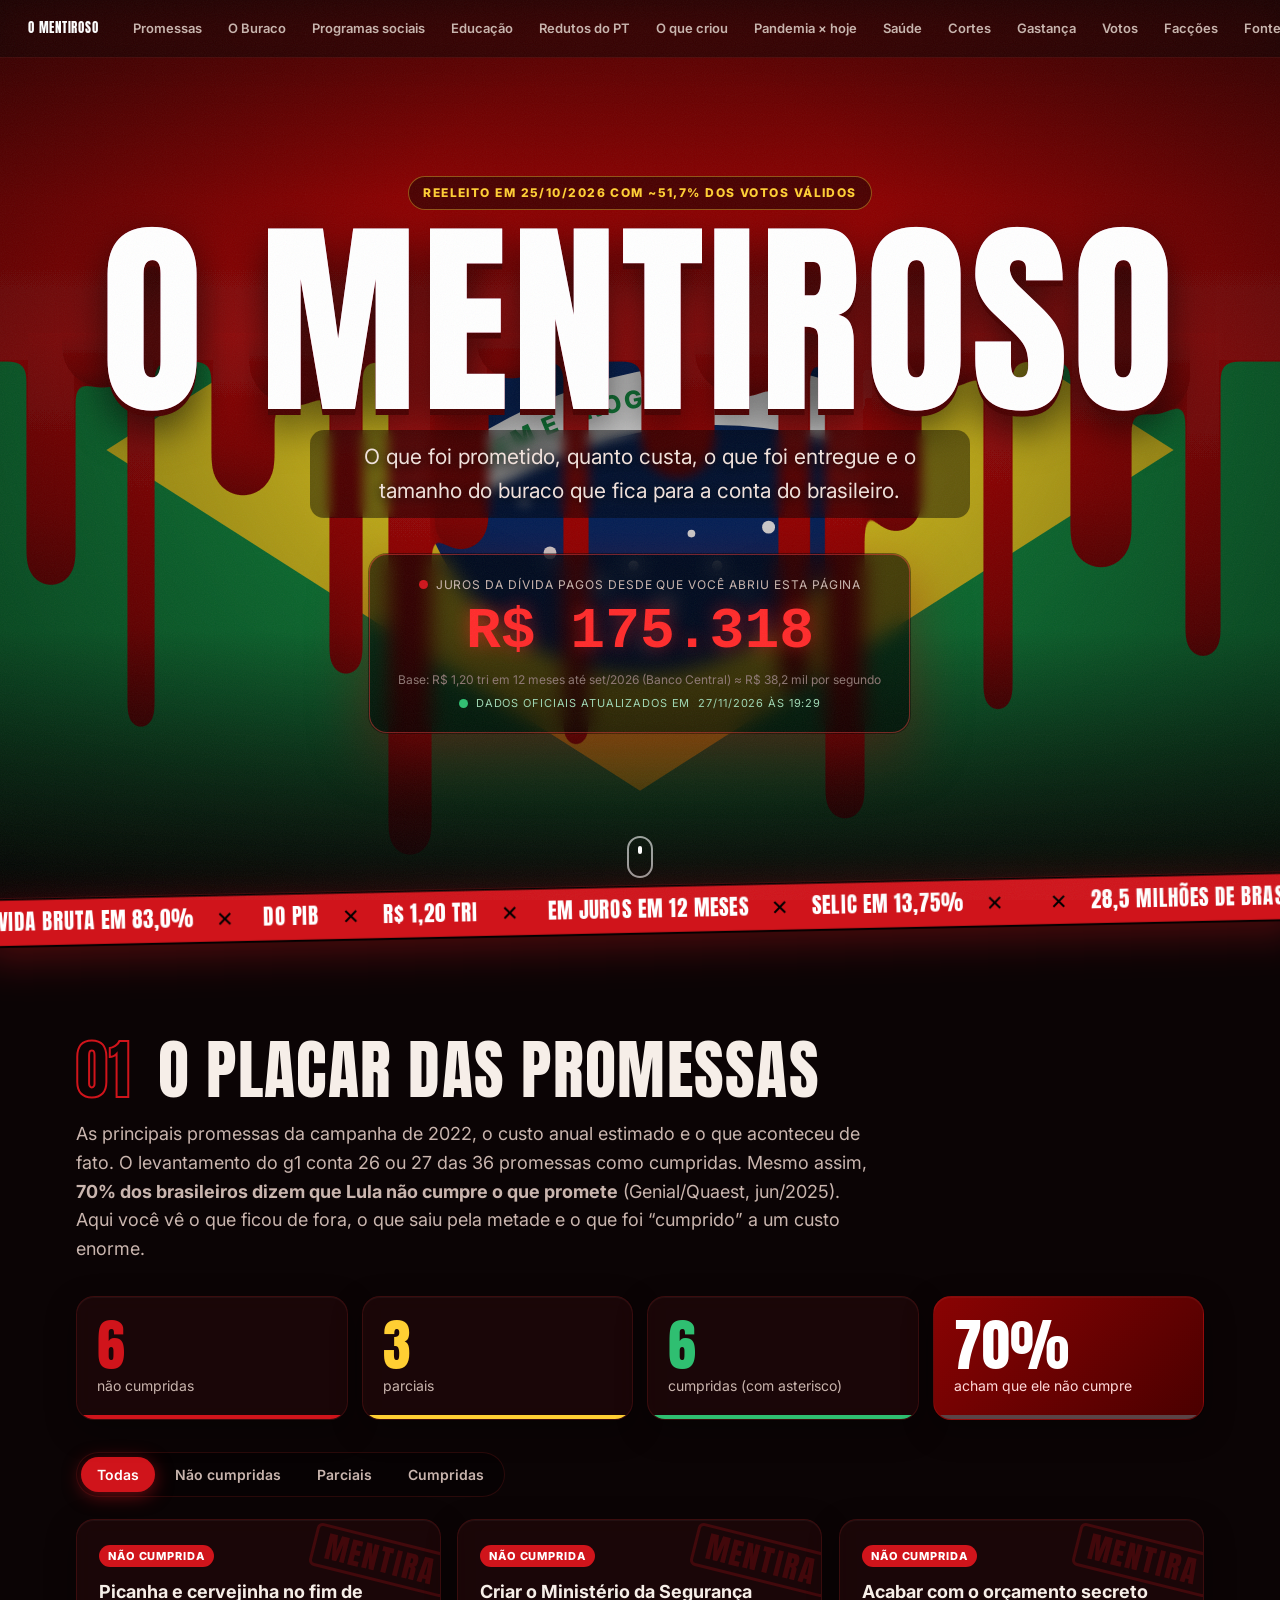
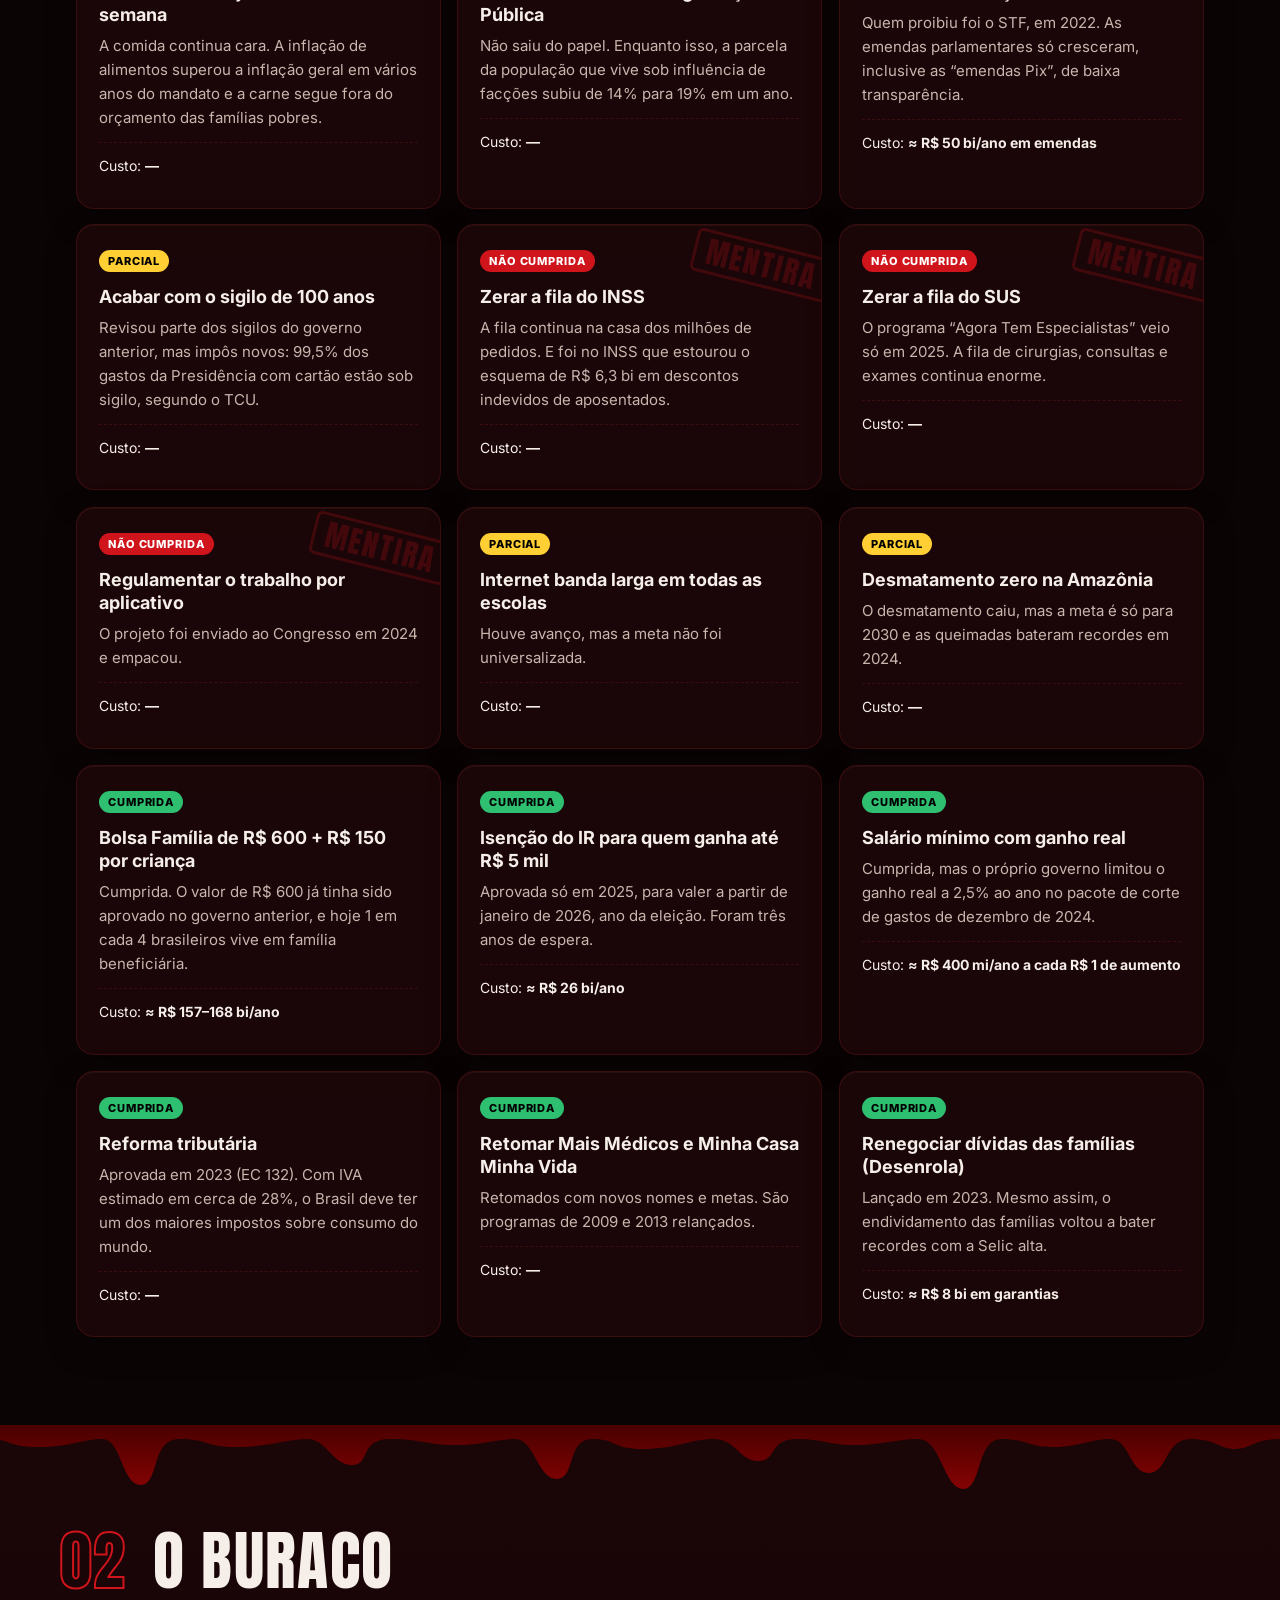
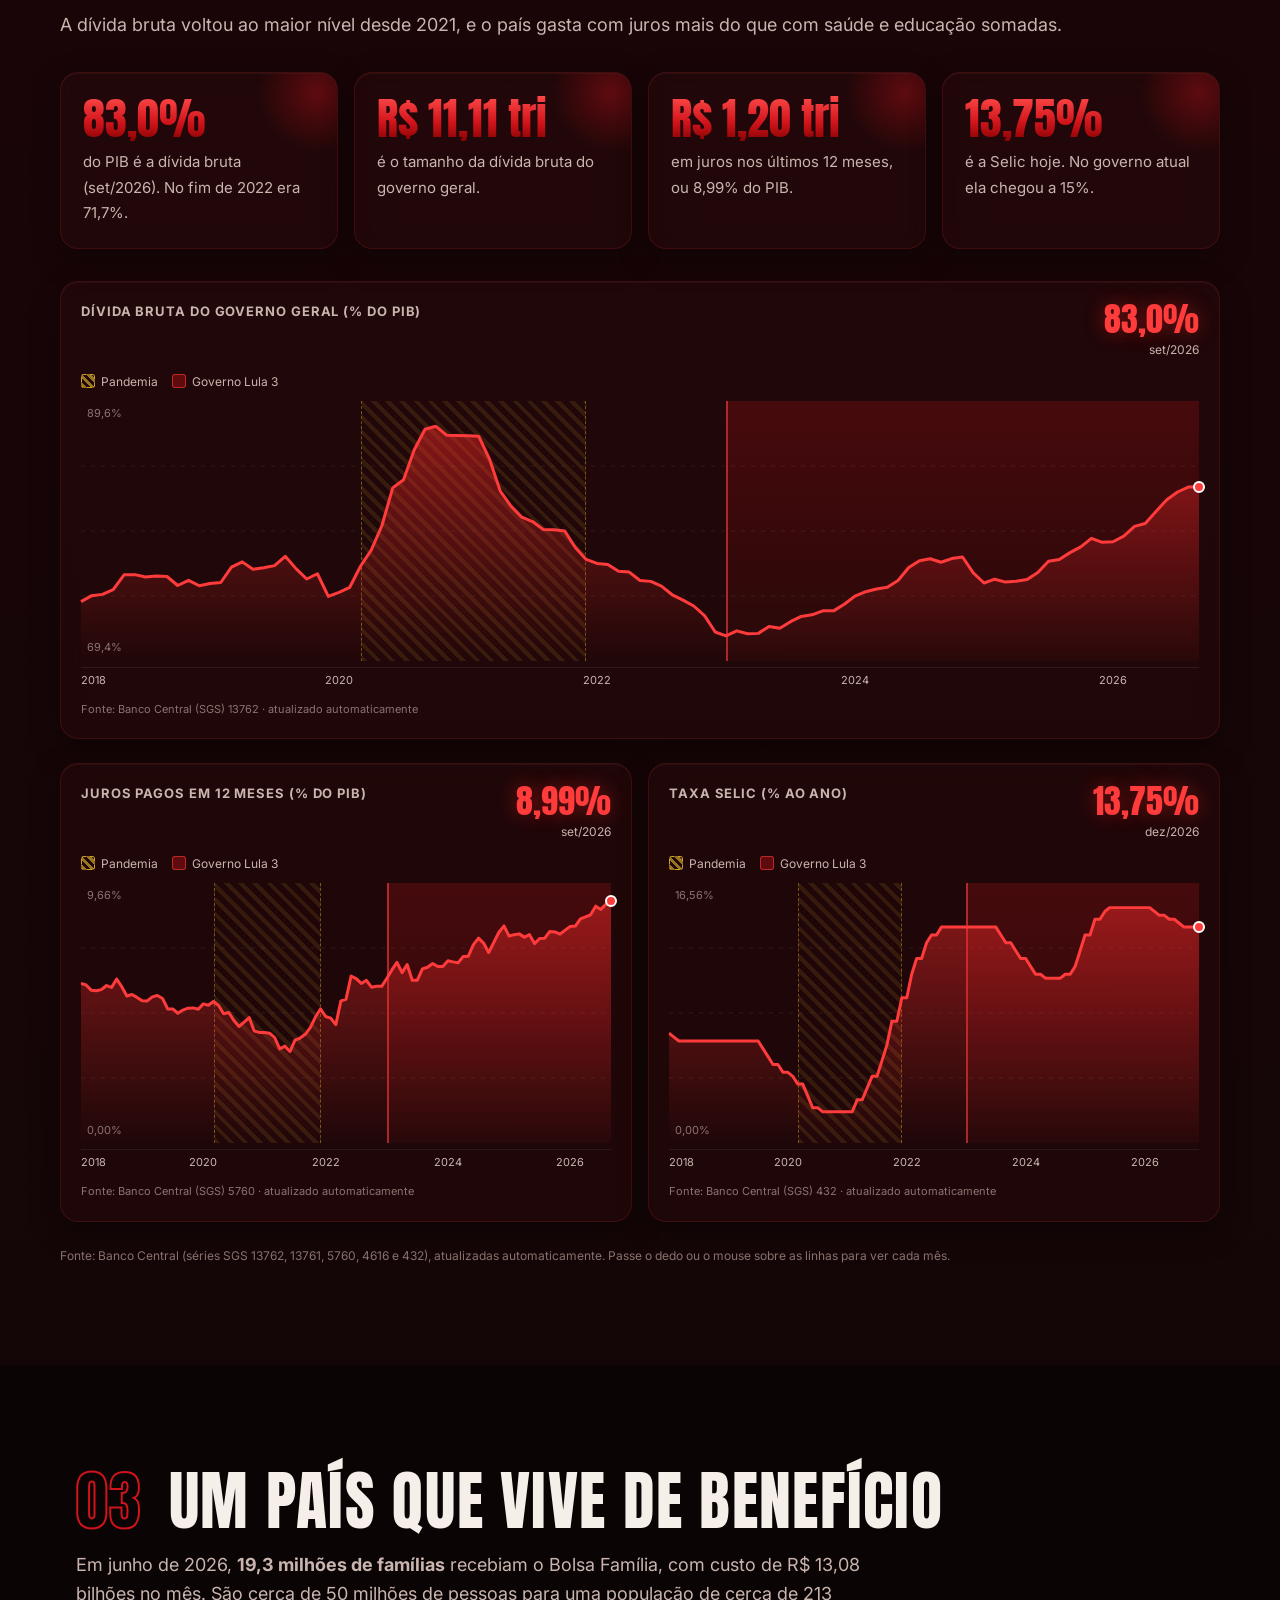
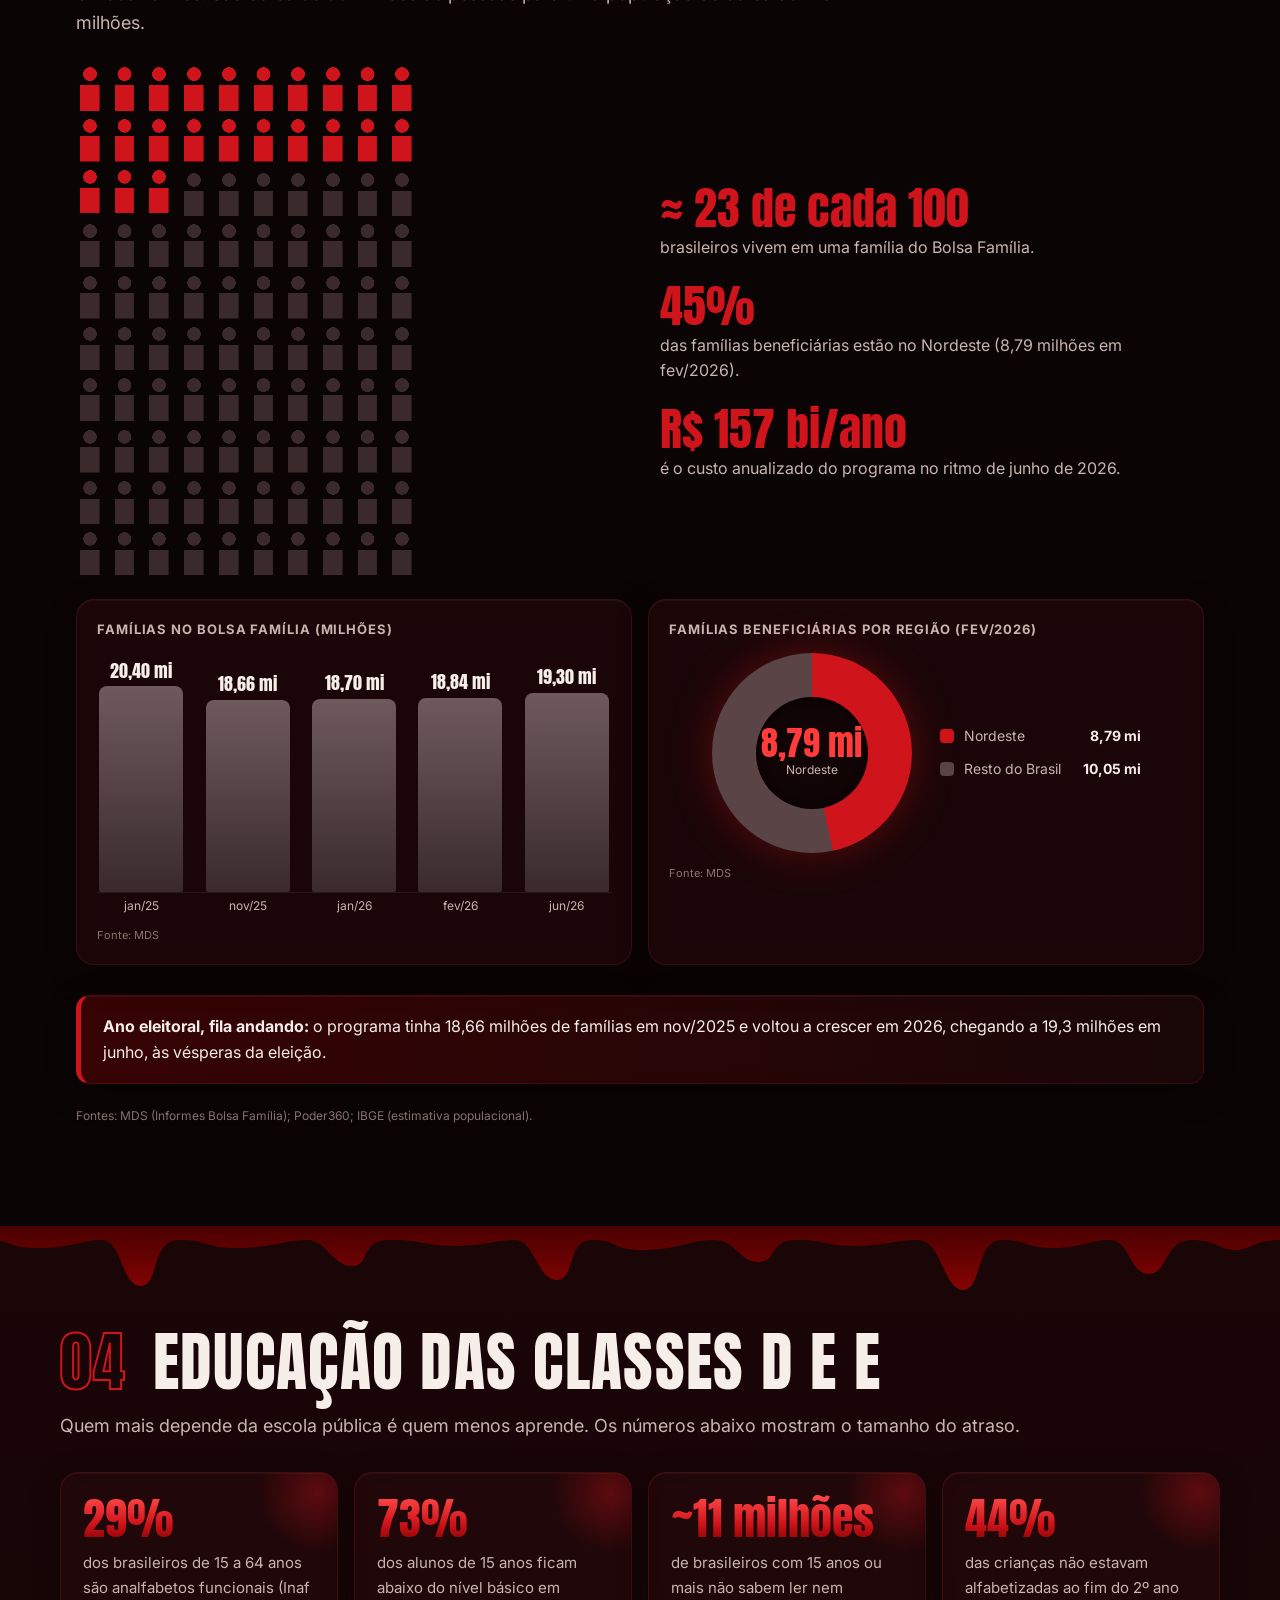
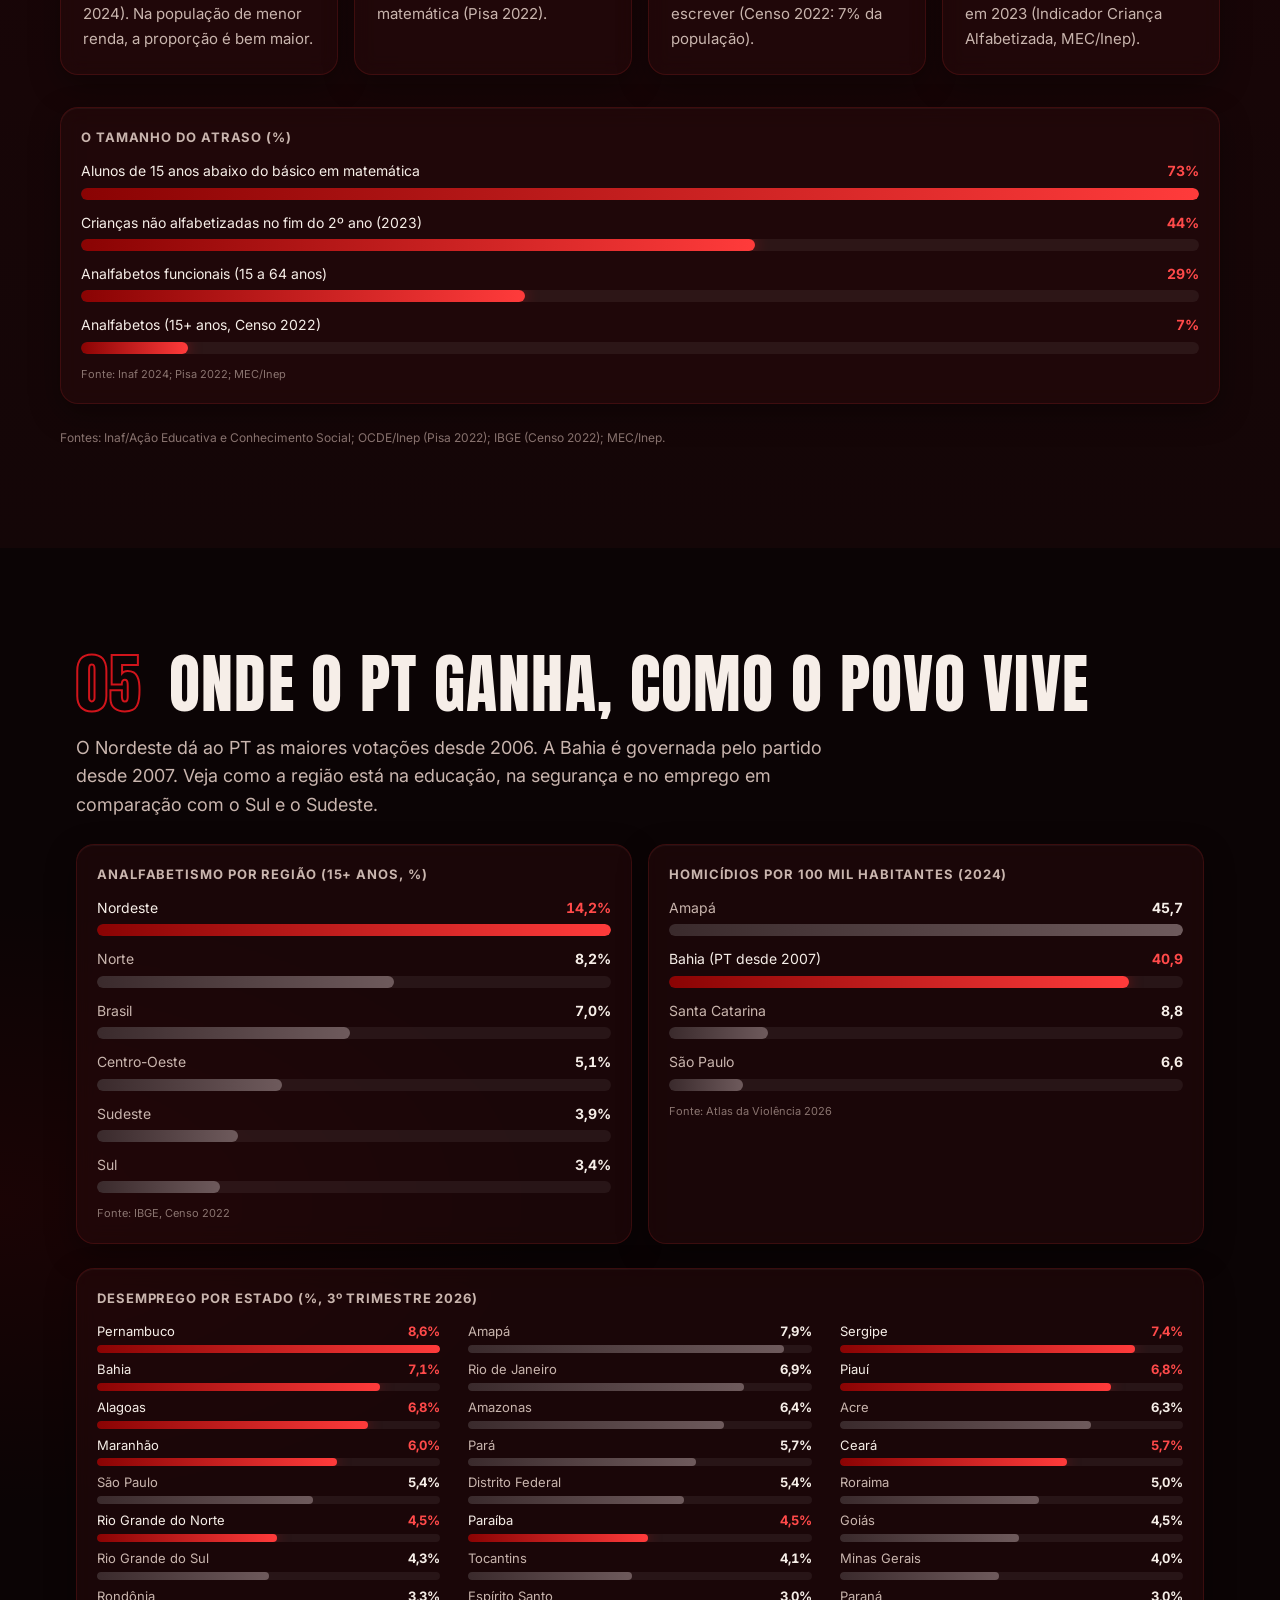
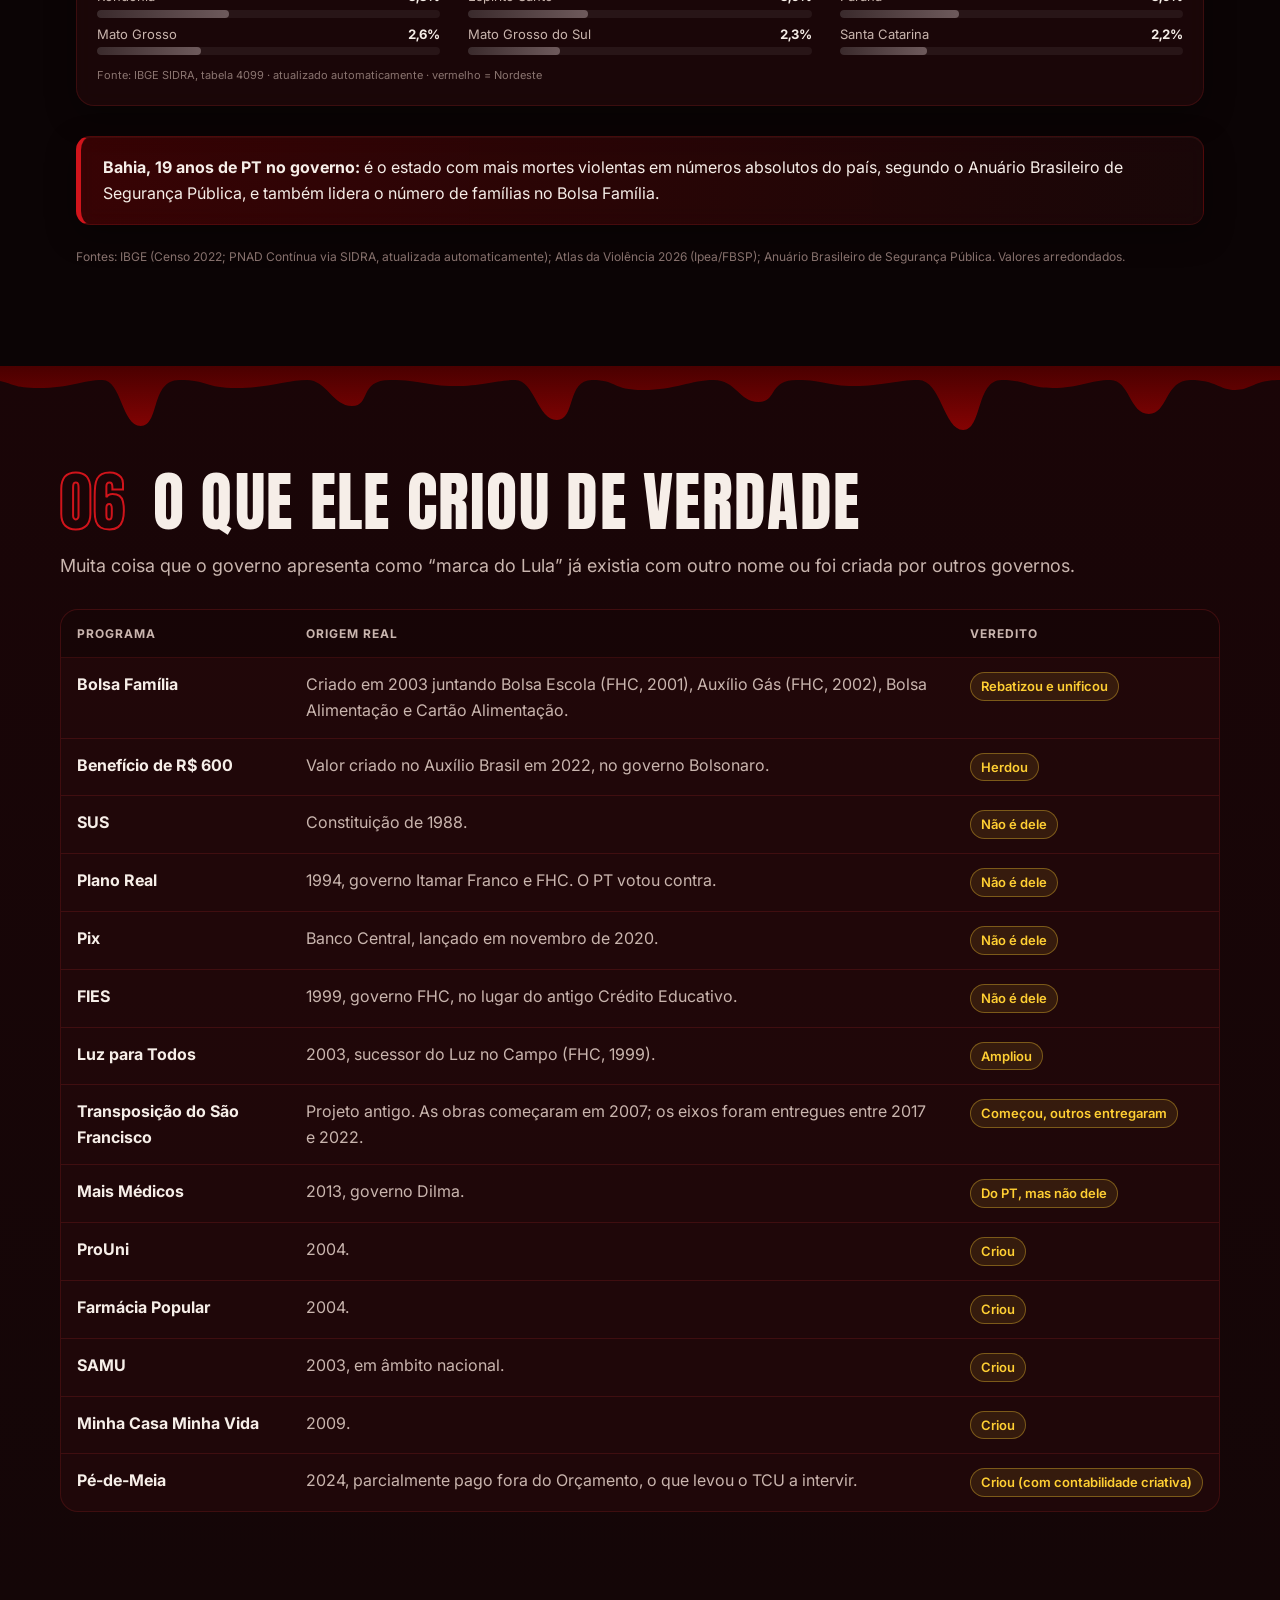
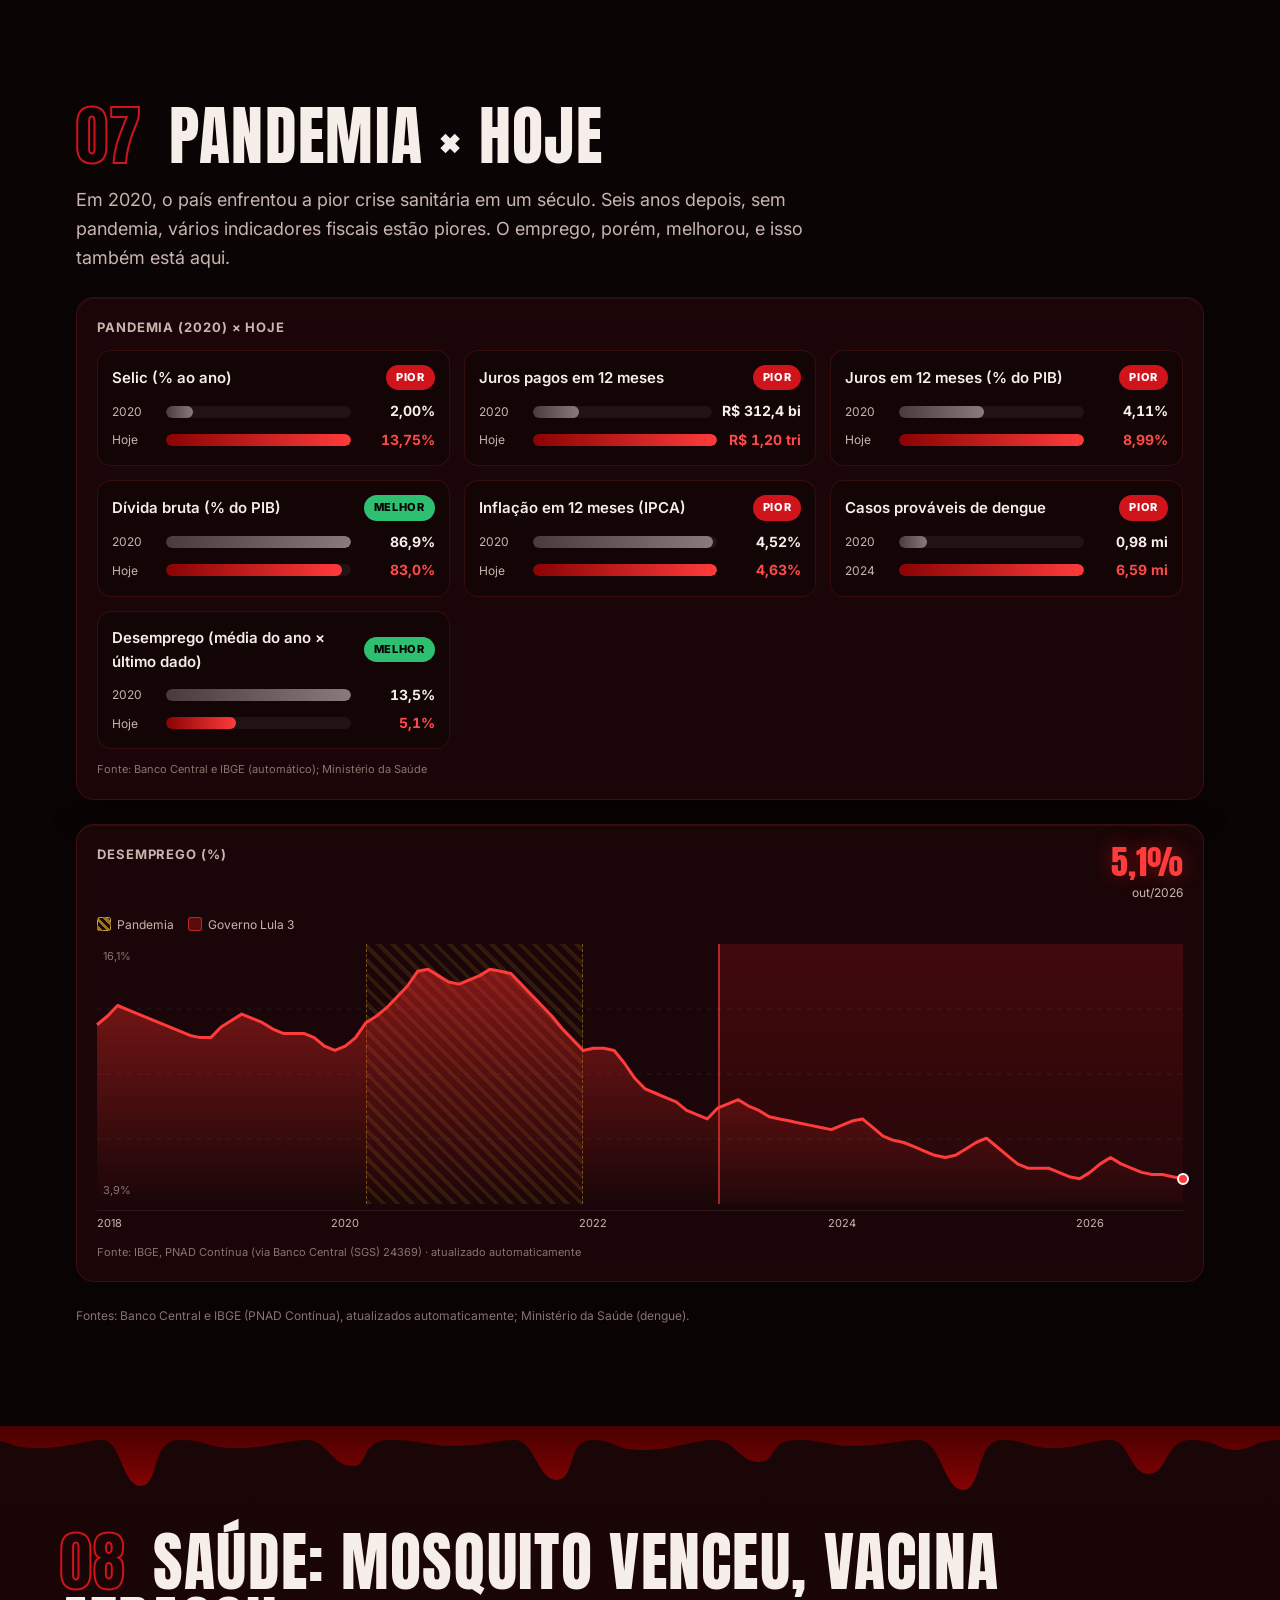
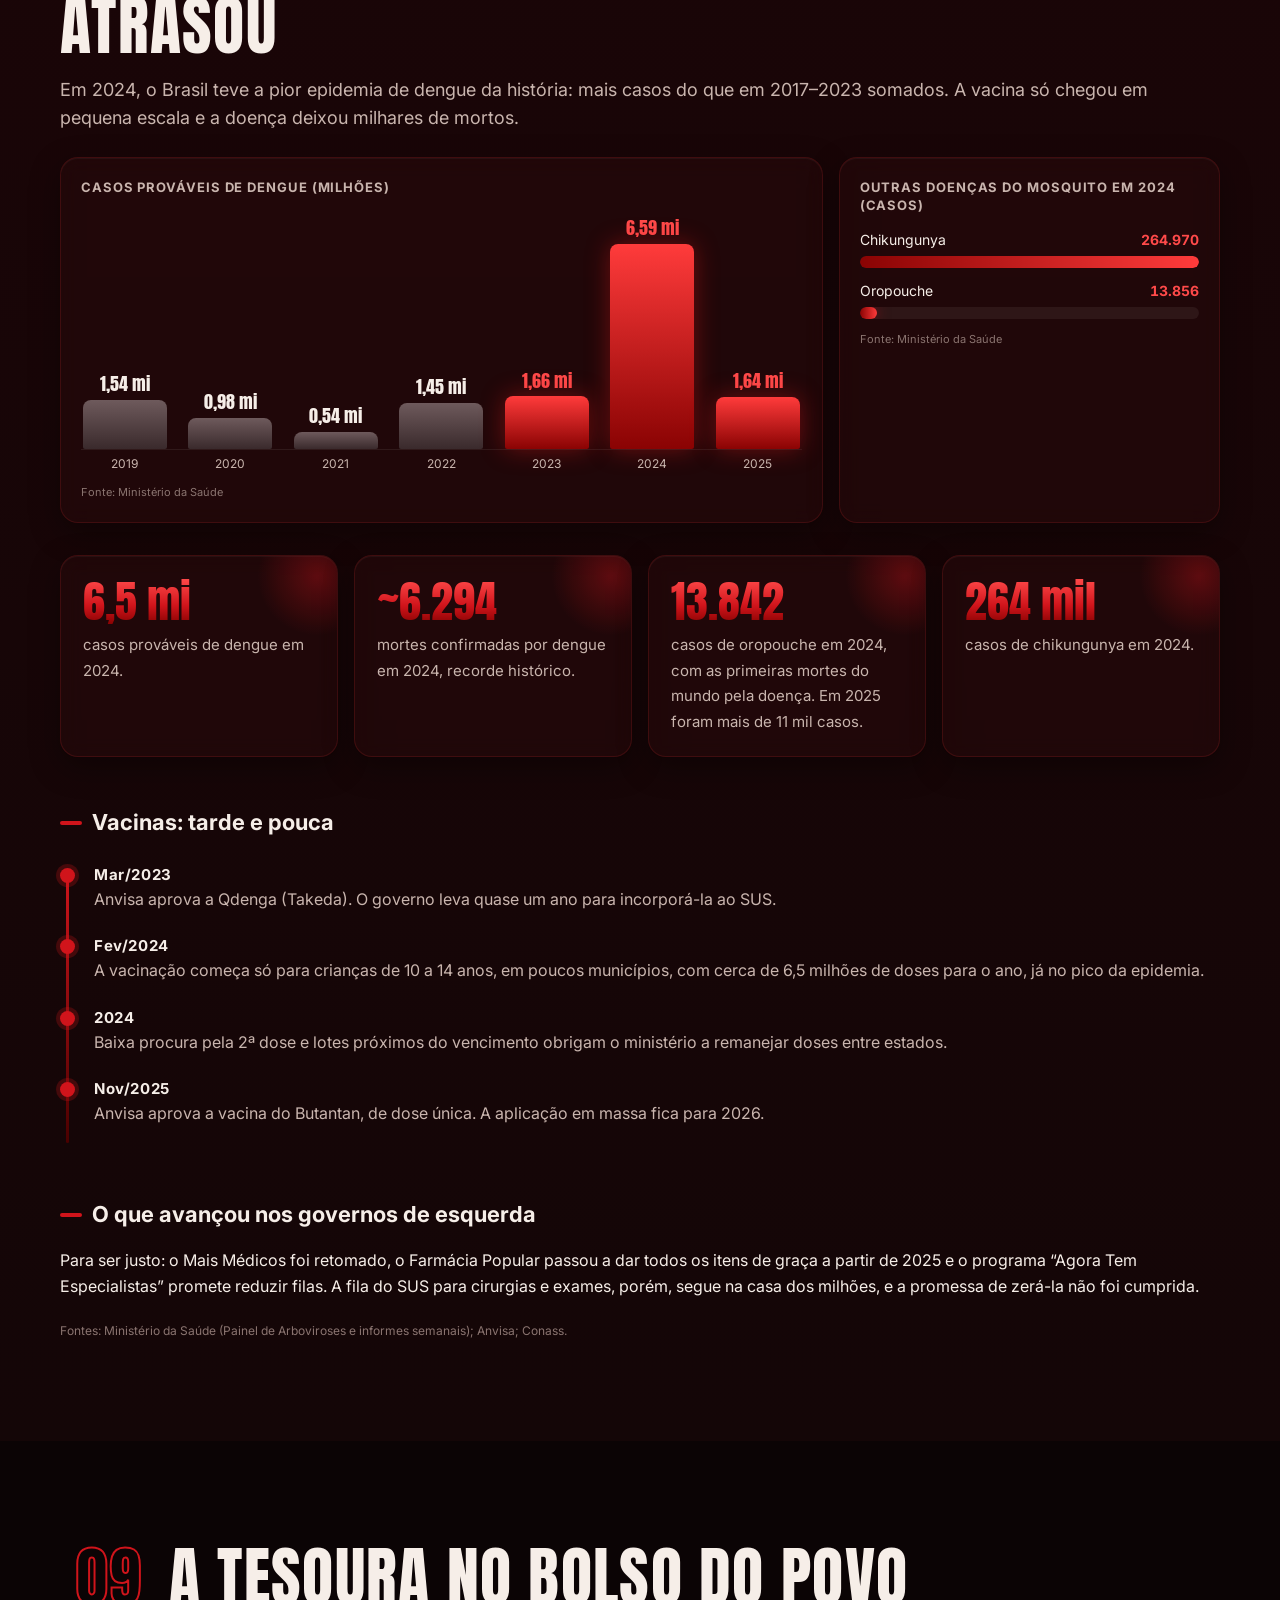
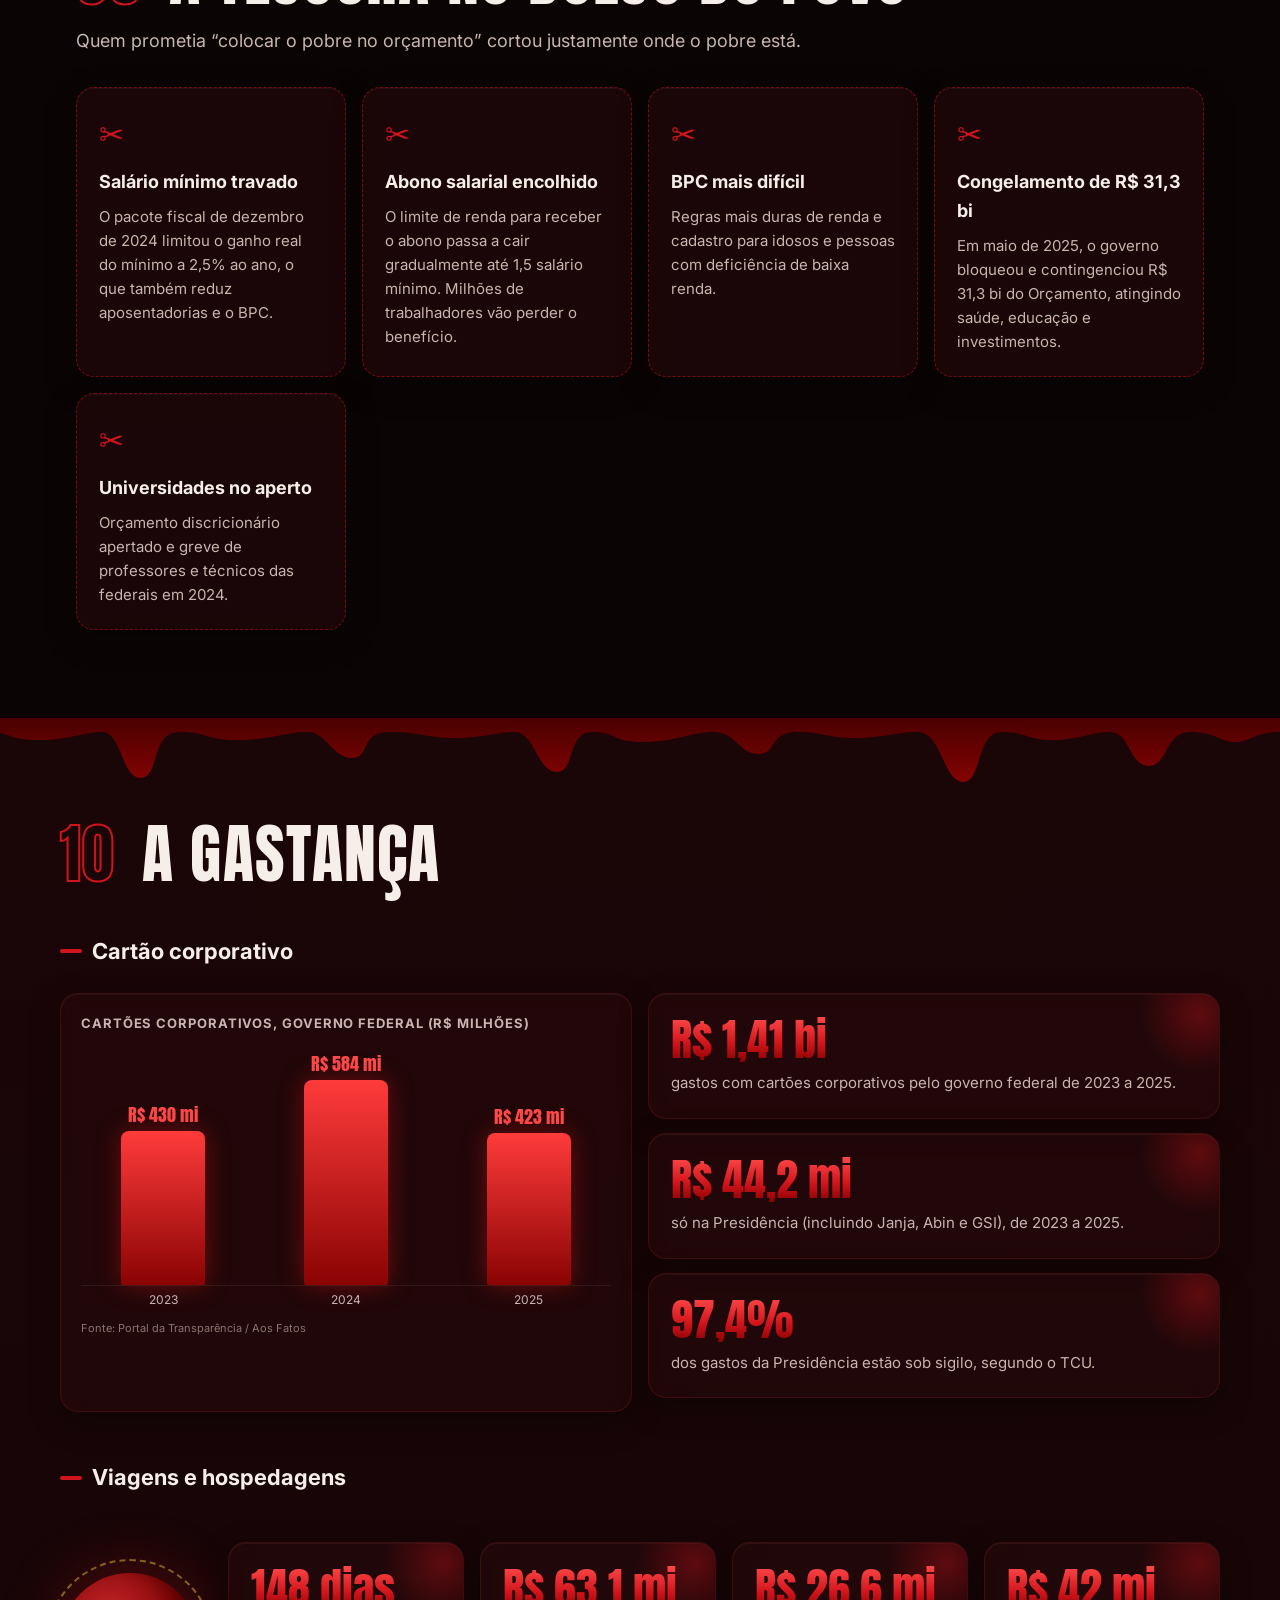
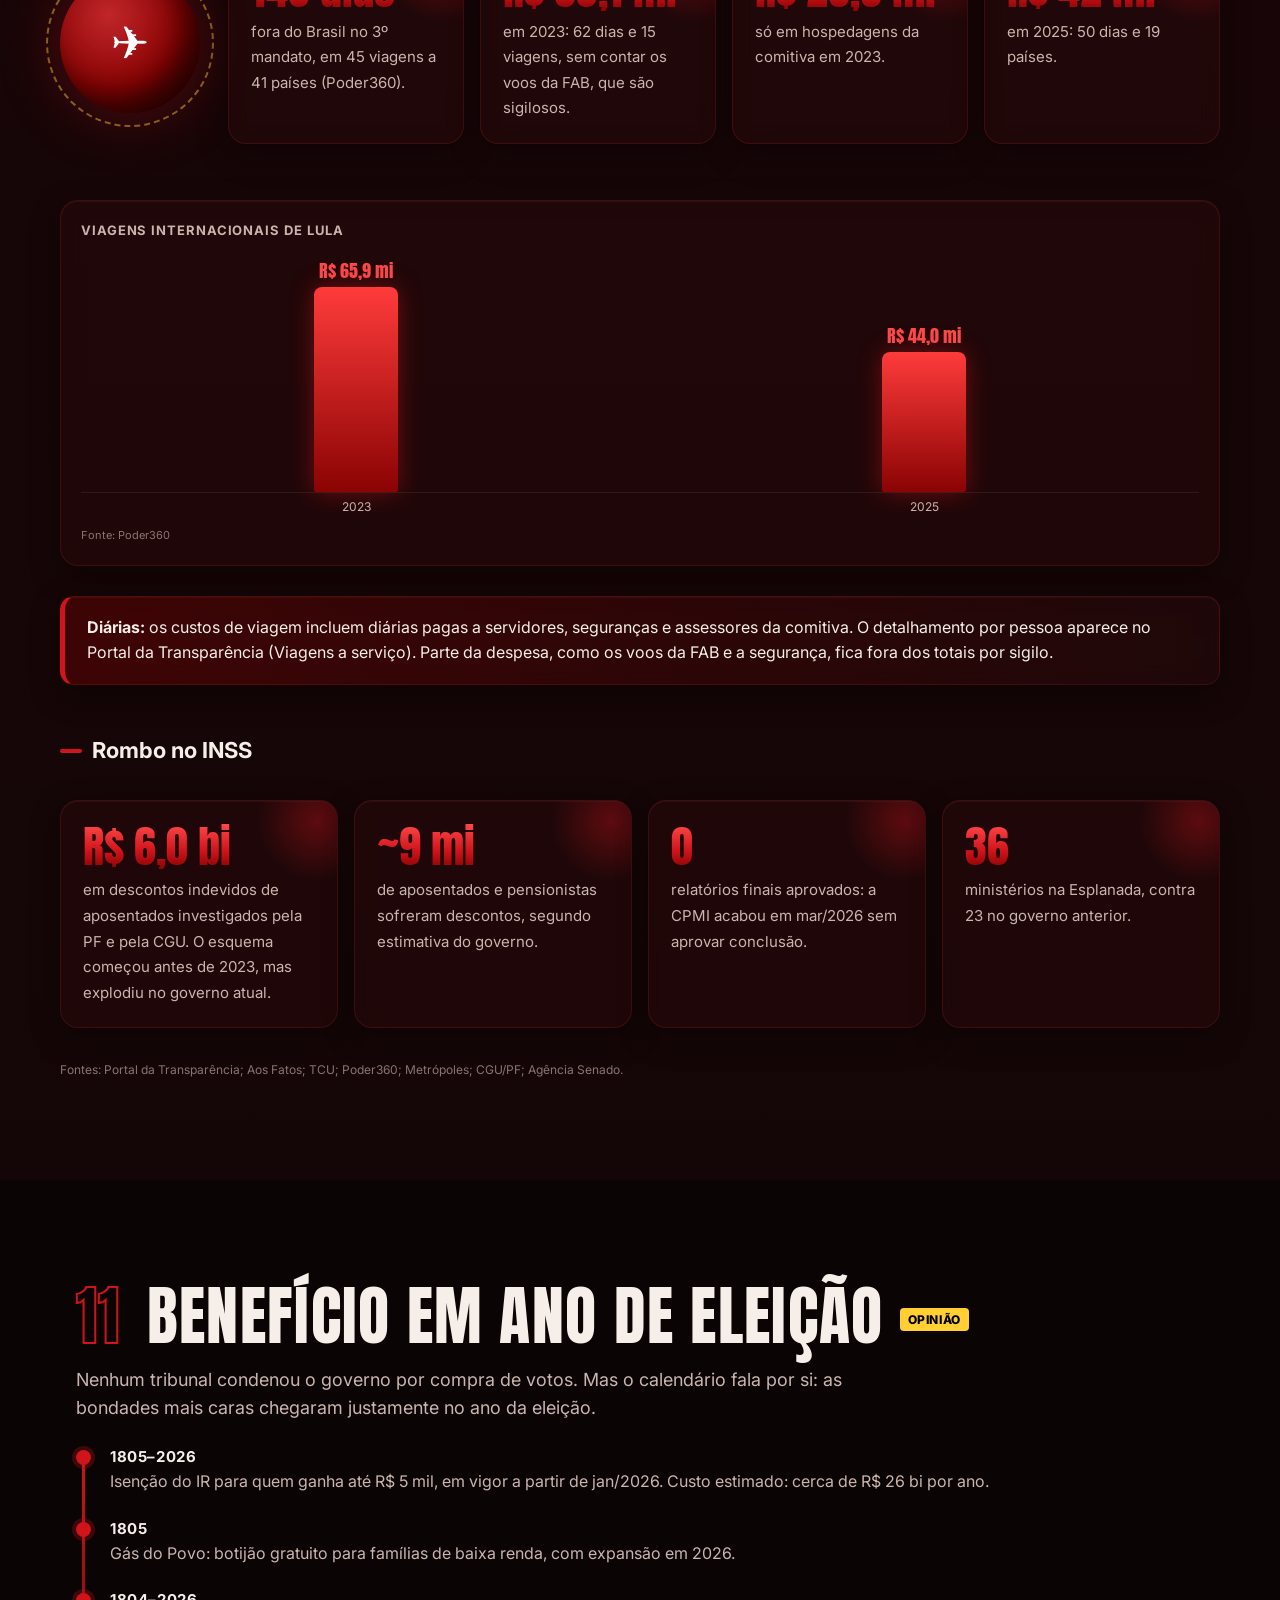
<file: public/index.html>
<!doctype html>
<html lang="pt-BR">
<head>
<meta charset="utf-8">
<meta name="viewport" content="width=device-width, initial-scale=1">
<title>O Mentiroso</title>
<meta name="description" content="Promessas, custos e números do governo Lula, com fontes públicas e da imprensa.">
<link rel="preconnect" href="https://fonts.googleapis.com">
<link href="https://fonts.googleapis.com/css2?family=Anton&family=Inter:wght@400;600;800&display=swap" rel="stylesheet">
<link rel="stylesheet" href="styles.css">
<script src="data/dados.js" defer></script>
<script src="data/auto.js" defer></script>
<script src="app.js" defer></script>
</head>
<body>

<div class="progress" aria-hidden="true"><span id="progressBar"></span></div>

<svg width="0" height="0" style="position:absolute" aria-hidden="true">
  <defs>
    <filter id="goo">
      <feGaussianBlur in="SourceGraphic" stdDeviation="9" result="blur"/>
      <feColorMatrix in="blur" mode="matrix" values="1 0 0 0 0  0 1 0 0 0  0 0 1 0 0  0 0 0 22 -9" result="goo"/>
      <feComposite in="SourceGraphic" in2="goo" operator="atop"/>
    </filter>
  </defs>
</svg>

<header class="hero">
  <nav class="topnav">
    <a href="#" class="brand">O MENTIROSO</a>
    <a href="#promessas">Promessas</a>
    <a href="#buraco">O Buraco</a>
    <a href="#assistidos">Programas sociais</a>
    <a href="#educacao">Educação</a>
    <a href="#redutos">Redutos do PT</a>
    <a href="#criou">O que criou</a>
    <a href="#pandemia">Pandemia × hoje</a>
    <a href="#saude">Saúde</a>
    <a href="#cortes">Cortes</a>
    <a href="#gastanca">Gastança</a>
    <a href="#votos">Votos</a>
    <a href="#crime">Facções</a>
    <a href="#fontes">Fontes</a>
  </nav>

  <svg class="flag" viewBox="0 0 1000 700" preserveAspectRatio="xMidYMid slice" aria-hidden="true">
    <rect width="1000" height="700" fill="#009c3b"/>
    <polygon points="85,350 500,85 915,350 500,615" fill="#ffdf00"/>
    <circle cx="500" cy="350" r="175" fill="#002776"/>
    <path id="faixa" d="M330,395 Q500,270 672,330" fill="none"/>
    <path d="M327,370 Q500,240 675,305 L668,350 Q500,290 334,415 Z" fill="#fff"/>
    <text font-family="Inter, sans-serif" font-weight="800" font-size="19" fill="#009c3b" letter-spacing="2"><textPath href="#faixa" startOffset="7%">ORDEM E PROGRESSO</textPath></text>
    <g fill="#fff">
      <circle cx="430" cy="430" r="5"/><circle cx="470" cy="455" r="4"/><circle cx="520" cy="470" r="5"/>
      <circle cx="560" cy="440" r="4"/><circle cx="600" cy="410" r="5"/><circle cx="455" cy="400" r="3"/>
      <circle cx="540" cy="415" r="3"/><circle cx="495" cy="440" r="4"/><circle cx="580" cy="460" r="3"/>
      <circle cx="410" cy="390" r="3"/><circle cx="505" cy="500" r="4"/><circle cx="620" cy="385" r="3"/>
    </g>
  </svg>

  <div class="blood" aria-hidden="true">
    <div class="pool"></div>
    <i class="drip" style="--x:4%;--w:46px;--h:28vh;--d:.2s"></i>
    <i class="drip" style="--x:11%;--w:24px;--h:44vh;--d:.9s"></i>
    <i class="drip" style="--x:19%;--w:60px;--h:18vh;--d:.4s"></i>
    <i class="drip" style="--x:27%;--w:30px;--h:38vh;--d:1.3s"></i>
    <i class="drip" style="--x:36%;--w:52px;--h:24vh;--d:.6s"></i>
    <i class="drip" style="--x:45%;--w:22px;--h:46vh;--d:1.6s"></i>
    <i class="drip" style="--x:53%;--w:70px;--h:16vh;--d:.3s"></i>
    <i class="drip" style="--x:62%;--w:28px;--h:40vh;--d:1.1s"></i>
    <i class="drip" style="--x:70%;--w:48px;--h:22vh;--d:.7s"></i>
    <i class="drip" style="--x:78%;--w:26px;--h:42vh;--d:1.8s"></i>
    <i class="drip" style="--x:86%;--w:58px;--h:26vh;--d:.5s"></i>
    <i class="drip" style="--x:94%;--w:32px;--h:36vh;--d:1.4s"></i>
    <i class="drip" style="--x:8%;--w:80px;--h:6vh;--d:0.1s"></i>
    <i class="drip" style="--x:23%;--w:90px;--h:8vh;--d:0.2s"></i>
    <i class="drip" style="--x:40%;--w:70px;--h:5vh;--d:0.15s"></i>
    <i class="drip" style="--x:58%;--w:96px;--h:7vh;--d:0.25s"></i>
    <i class="drip" style="--x:74%;--w:84px;--h:6vh;--d:0.05s"></i>
    <i class="drip" style="--x:90%;--w:76px;--h:9vh;--d:0.3s"></i>
    <i class="drip" style="--x:32%;--w:40px;--h:58vh;--d:2.0s"></i>
    <i class="drip" style="--x:66%;--w:36px;--h:54vh;--d:2.3s"></i>
  </div>
  <div class="vignette" aria-hidden="true"></div>

  <div class="hero-inner">
    <p class="kicker">Reeleito em 25/10/2026 com ~51,7% dos votos válidos</p>
    <h1 class="glitch" data-text="O MENTIROSO">O MENTIROSO</h1>
    <p class="lead">O que foi prometido, quanto custa, o que foi entregue e o tamanho do buraco que fica para a conta do brasileiro.</p>
    <div class="meter">
      <span class="meter-label"><span class="pulse"></span>Juros da dívida pagos desde que você abriu esta página</span>
      <span class="meter-value" id="jurosCounter">R$ 0</span>
      <span class="meter-note">Base: <span data-auto="jurosReais">R$ 1,20 tri</span> em 12 meses até <span data-auto="jurosRef">set/2026</span> (Banco Central) ≈ <span data-auto="jurosSegundo">R$ 38,2 mil</span> por segundo</span>
      <span class="updated"><span class="pulse"></span>Dados oficiais atualizados em <span data-auto="atualizado">—</span></span>
    </div>
  </div>
  <a class="scroll-cue" href="#promessas" aria-label="Rolar para as promessas"><span></span></a>
</header>

<div class="ticker" aria-label="Manchetes">
  <div class="ticker-track">
    <span>Dívida bruta em <span data-auto="dividaPct">82,9%</span> do PIB</span><span><span data-auto="jurosReais">R$ 1,20 tri</span> em juros em 12 meses</span><span>Selic em <span data-auto="selic">13,75%</span></span><span>28,5 milhões de brasileiros sob influência de facções</span><span>6,5 milhões de casos de dengue em 2024</span><span>155 dias fora do Brasil</span><span>99,5% dos gastos da Presidência no cartão sob sigilo</span><span>R$ 6,3 bi em descontos indevidos de aposentados no INSS</span><span>38 ministérios</span>
    <span aria-hidden="true">Dívida bruta em <span data-auto="dividaPct">82,9%</span> do PIB</span><span aria-hidden="true"><span data-auto="jurosReais">R$ 1,20 tri</span> em juros em 12 meses</span><span aria-hidden="true">Selic em <span data-auto="selic">13,75%</span></span><span aria-hidden="true">28,5 milhões de brasileiros sob influência de facções</span><span aria-hidden="true">6,5 milhões de casos de dengue em 2024</span><span aria-hidden="true">155 dias fora do Brasil</span><span aria-hidden="true">99,5% dos gastos da Presidência no cartão sob sigilo</span><span aria-hidden="true">R$ 6,3 bi em descontos indevidos de aposentados no INSS</span><span aria-hidden="true">38 ministérios</span>
  </div>
</div>

<main>

<!-- PROMESSAS -->
<section id="promessas" class="section">
  <h2><span class="num">01</span> O placar das promessas</h2>
  <p class="intro">As principais promessas da campanha de 2022, o custo anual estimado e o que aconteceu de fato. O levantamento do g1 conta 26 ou 27 das 36 promessas como cumpridas. Mesmo assim, <strong>70% dos brasileiros dizem que Lula não cumpre o que promete</strong> (Genial/Quaest, jun/2025). Aqui você vê o que ficou de fora, o que saiu pela metade e o que foi “cumprido” a um custo enorme.</p>

  <div class="scoreboard" id="scoreboard"></div>
  <div class="filters" id="filters">
    <button class="chip active" data-f="todas">Todas</button>
    <button class="chip" data-f="nao">Não cumpridas</button>
    <button class="chip" data-f="parcial">Parciais</button>
    <button class="chip" data-f="cumprida">Cumpridas</button>
  </div>
  <div class="promises" id="promises"></div>
</section>

<!-- BURACO -->
<section id="buraco" class="section dark">
  <h2><span class="num">02</span> O buraco</h2>
  <p class="intro">A dívida bruta voltou ao maior nível desde 2021, e o país gasta com juros mais do que com saúde e educação somadas.</p>
  <div class="stats">
    <div class="stat"><b data-auto="dividaPct">82,9%</b><span>do PIB é a dívida bruta (<span data-auto="dividaRef">set/2026</span>). No fim de 2022 era <span data-auto="divida2022">71,7%</span>.</span></div>
    <div class="stat"><b data-auto="dividaReais">R$ 11,11 tri</b><span>é o tamanho da dívida bruta do governo geral.</span></div>
    <div class="stat"><b data-auto="jurosReais">R$ 1,20 tri</b><span>em juros nos últimos 12 meses, ou <span data-auto="jurosPib">8,99%</span> do PIB.</span></div>
    <div class="stat"><b data-auto="selic">13,75%</b><span>é a Selic hoje. No governo atual ela chegou a <span data-auto="selicMax">15%</span>.</span></div>
  </div>
  <div id="gDivida" class="chart-slot"></div>
  <div class="chart-grid">
    <div id="gJuros" class="chart-slot"></div>
    <div id="gSelic" class="chart-slot"></div>
  </div>
  <p class="source">Fonte: Banco Central (séries SGS 13762, 13761, 5760, 4616 e 432), atualizadas automaticamente. Passe o dedo ou o mouse sobre as linhas para ver cada mês.</p>
</section>

<!-- ASSISTIDOS -->
<section id="assistidos" class="section">
  <h2><span class="num">03</span> Um país que vive de benefício</h2>
  <p class="intro">Em junho de 2026, <strong>19,3 milhões de famílias</strong> recebiam o Bolsa Família, com custo de R$ 13,08 bilhões no mês. São cerca de 50 milhões de pessoas para uma população de cerca de 213 milhões.</p>
  <div class="people-wrap">
    <div class="people" id="people" aria-label="De cada 100 brasileiros, cerca de 23 vivem em famílias do Bolsa Família"></div>
    <div class="people-legend">
      <p class="big">≈ 23 de cada 100</p>
      <p>brasileiros vivem em uma família do Bolsa Família.</p>
      <p class="big">45%</p>
      <p>das famílias beneficiárias estão no Nordeste (8,79 milhões em fev/2026).</p>
      <p class="big">R$ 157 bi/ano</p>
      <p>é o custo anualizado do programa no ritmo de junho de 2026.</p>
    </div>
  </div>
  <div class="chart-grid">
    <div id="gBF" class="chart-slot"></div>
    <div id="gBFReg" class="chart-slot"></div>
  </div>
  <div class="callout">
    <b>Ano eleitoral, fila andando:</b> o programa tinha 18,66 milhões de famílias em nov/2025 e voltou a crescer em 2026, chegando a 19,3 milhões em junho, às vésperas da eleição.
  </div>
  <p class="source">Fontes: MDS (Informes Bolsa Família); Poder360; IBGE (estimativa populacional).</p>
</section>

<!-- EDUCAÇÃO -->
<section id="educacao" class="section dark">
  <h2><span class="num">04</span> Educação das classes D e E</h2>
  <p class="intro">Quem mais depende da escola pública é quem menos aprende. Os números abaixo mostram o tamanho do atraso.</p>
  <div class="stats">
    <div class="stat"><b>29%</b><span>dos brasileiros de 15 a 64 anos são analfabetos funcionais (Inaf 2024). Na população de menor renda, a proporção é bem maior.</span></div>
    <div class="stat"><b>73%</b><span>dos alunos de 15 anos ficam abaixo do nível básico em matemática (Pisa 2022).</span></div>
    <div class="stat"><b>~11 milhões</b><span>de brasileiros com 15 anos ou mais não sabem ler nem escrever (Censo 2022: 7% da população).</span></div>
    <div class="stat"><b>44%</b><span>das crianças não estavam alfabetizadas ao fim do 2º ano em 2023 (Indicador Criança Alfabetizada, MEC/Inep).</span></div>
  </div>
  <div id="gEdu" class="chart-slot"></div>
  <p class="source">Fontes: Inaf/Ação Educativa e Conhecimento Social; OCDE/Inep (Pisa 2022); IBGE (Censo 2022); MEC/Inep.</p>
</section>

<!-- REDUTOS -->
<section id="redutos" class="section">
  <h2><span class="num">05</span> Onde o PT ganha, como o povo vive</h2>
  <p class="intro">O Nordeste dá ao PT as maiores votações desde 2006. A Bahia é governada pelo partido desde 2007. Veja como a região está na educação, na segurança e no emprego em comparação com o Sul e o Sudeste.</p>
  <div class="chart-grid">
    <div id="gAnalf" class="chart-slot"></div>
    <div id="gHomic" class="chart-slot"></div>
  </div>
  <div id="gDesempUF" class="chart-slot"></div>
  <div class="callout">
    <b>Bahia, 19 anos de PT no governo:</b> é o estado com mais mortes violentas em números absolutos do país, segundo o Anuário Brasileiro de Segurança Pública, e também lidera o número de famílias no Bolsa Família.
  </div>
  <p class="source">Fontes: IBGE (Censo 2022; PNAD Contínua via SIDRA, atualizada automaticamente); Atlas da Violência 2026 (Ipea/FBSP); Anuário Brasileiro de Segurança Pública. Valores arredondados.</p>
</section>

<!-- O QUE CRIOU -->
<section id="criou" class="section dark">
  <h2><span class="num">06</span> O que ele criou de verdade</h2>
  <p class="intro">Muita coisa que o governo apresenta como “marca do Lula” já existia com outro nome ou foi criada por outros governos.</p>
  <div class="table-wrap">
  <table class="tbl">
    <thead><tr><th>Programa</th><th>Origem real</th><th>Veredito</th></tr></thead>
    <tbody id="criouBody"></tbody>
  </table>
  </div>
</section>

<!-- PANDEMIA -->
<section id="pandemia" class="section">
  <h2><span class="num">07</span> Pandemia × hoje</h2>
  <p class="intro">Em 2020, o país enfrentou a pior crise sanitária em um século. Seis anos depois, sem pandemia, vários indicadores fiscais estão piores. O emprego, porém, melhorou, e isso também está aqui.</p>
  <div id="gPandemia" class="chart-slot"></div>
  <div id="gDesemp" class="chart-slot"></div>
  <p class="source">Fontes: Banco Central e IBGE (PNAD Contínua), atualizados automaticamente; Ministério da Saúde (dengue).</p>
</section>

<!-- SAÚDE -->
<section id="saude" class="section dark">
  <h2><span class="num">08</span> Saúde: mosquito venceu, vacina atrasou</h2>
  <p class="intro">Em 2024, o Brasil teve a pior epidemia de dengue da história: mais casos do que em 2017–2023 somados. A vacina só chegou em pequena escala e a doença deixou milhares de mortos.</p>
  <div class="chart-grid wide-first">
    <div id="gDengue" class="chart-slot"></div>
    <div id="gArbo" class="chart-slot"></div>
  </div>
  <div class="stats">
    <div class="stat"><b>6,5 mi</b><span>casos prováveis de dengue em 2024.</span></div>
    <div class="stat"><b>~6.300</b><span>mortes confirmadas por dengue em 2024, recorde histórico.</span></div>
    <div class="stat"><b>13.856</b><span>casos de oropouche em 2024, com as primeiras mortes do mundo pela doença. Em 2025 foram mais de 11 mil casos.</span></div>
    <div class="stat"><b>264 mil</b><span>casos de chikungunya em 2024.</span></div>
  </div>

  <h3 class="sub">Vacinas: tarde e pouca</h3>
  <ul class="timeline">
    <li><b>Mar/2023</b> Anvisa aprova a Qdenga (Takeda). O governo leva quase um ano para incorporá-la ao SUS.</li>
    <li><b>Fev/2024</b> A vacinação começa só para crianças de 10 a 14 anos, em poucos municípios, com cerca de 6,5 milhões de doses para o ano, já no pico da epidemia.</li>
    <li><b>2024</b> Baixa procura pela 2ª dose e lotes próximos do vencimento obrigam o ministério a remanejar doses entre estados.</li>
    <li><b>Nov/2025</b> Anvisa aprova a vacina do Butantan, de dose única. A aplicação em massa fica para 2026.</li>
  </ul>

  <h3 class="sub">O que avançou nos governos de esquerda</h3>
  <p>Para ser justo: o Mais Médicos foi retomado, o Farmácia Popular passou a dar todos os itens de graça a partir de 2025 e o programa “Agora Tem Especialistas” promete reduzir filas. A fila do SUS para cirurgias e exames, porém, segue na casa dos milhões, e a promessa de zerá-la não foi cumprida.</p>
  <p class="source">Fontes: Ministério da Saúde (Painel de Arboviroses e informes semanais); Anvisa; Conass.</p>
</section>

<!-- CORTES -->
<section id="cortes" class="section">
  <h2><span class="num">09</span> A tesoura no bolso do povo</h2>
  <p class="intro">Quem prometia “colocar o pobre no orçamento” cortou justamente onde o pobre está.</p>
  <div class="cards" id="cortesCards"></div>
</section>

<!-- GASTANÇA -->
<section id="gastanca" class="section dark">
  <h2><span class="num">10</span> A gastança</h2>

  <h3 class="sub">Cartão corporativo</h3>
  <div class="chart-grid two">
    <div id="gCartao" class="chart-slot"></div>
    <div>
      <div class="stat"><b>R$ 1,44 bi</b><span>gastos com cartões corporativos pelo governo federal de 2023 a 2025.</span></div>
      <div class="stat"><b>R$ 45,2 mi</b><span>só na Presidência (incluindo Janja, Abin e GSI), de 2023 a 2025.</span></div>
      <div class="stat"><b>99,5%</b><span>dos gastos da Presidência estão sob sigilo, segundo o TCU.</span></div>
    </div>
  </div>

  <h3 class="sub">Viagens e hospedagens</h3>
  <div class="globe-row">
    <div class="globe" aria-hidden="true">✈</div>
    <div class="stats">
      <div class="stat"><b>155 dias</b><span>fora do Brasil no 3º mandato, em 45 viagens a 41 países (Poder360).</span></div>
      <div class="stat"><b>R$ 65,9 mi</b><span>em 2023: 62 dias e 15 viagens, sem contar os voos da FAB, que são sigilosos.</span></div>
      <div class="stat"><b>R$ 27,8 mi</b><span>só em hospedagens da comitiva em 2023.</span></div>
      <div class="stat"><b>R$ 44 mi</b><span>em 2025: 50 dias e 19 países.</span></div>
    </div>
  </div>
  <div id="gViagens" class="chart-slot"></div>
  <div class="callout">
    <b>Diárias:</b> os custos de viagem incluem diárias pagas a servidores, seguranças e assessores da comitiva. O detalhamento por pessoa aparece no Portal da Transparência (Viagens a serviço). Parte da despesa, como os voos da FAB e a segurança, fica fora dos totais por sigilo.
  </div>

  <h3 class="sub">Rombo no INSS</h3>
  <div class="stats">
    <div class="stat"><b>R$ 6,3 bi</b><span>em descontos indevidos de aposentados investigados pela PF e pela CGU. O esquema começou antes de 2023, mas explodiu no governo atual.</span></div>
    <div class="stat"><b>~9 mi</b><span>de aposentados e pensionistas sofreram descontos, segundo estimativa do governo.</span></div>
    <div class="stat"><b>0</b><span>relatórios finais aprovados: a CPMI acabou em mar/2026 sem aprovar conclusão.</span></div>
    <div class="stat"><b>38</b><span>ministérios na Esplanada, contra 23 no governo anterior.</span></div>
  </div>
  <p class="source">Fontes: Portal da Transparência; Aos Fatos; TCU; Poder360; Metrópoles; CGU/PF; Agência Senado.</p>
</section>

<!-- VOTOS -->
<section id="votos" class="section">
  <h2><span class="num">11</span> Benefício em ano de eleição <span class="tag">Opinião</span></h2>
  <p class="intro">Nenhum tribunal condenou o governo por compra de votos. Mas o calendário fala por si: as bondades mais caras chegaram justamente no ano da eleição.</p>
  <ul class="timeline">
    <li><b>2025–2026</b> Isenção do IR para quem ganha até R$ 5 mil, em vigor a partir de jan/2026. Custo estimado: cerca de R$ 26 bi por ano.</li>
    <li><b>2025</b> Gás do Povo: botijão gratuito para famílias de baixa renda, com expansão em 2026.</li>
    <li><b>2024–2026</b> Pé-de-Meia: poupança para estudantes do ensino médio, cerca de R$ 12 bi por ano, parcialmente pago fora do Orçamento, o que levou o TCU a cobrar regularização.</li>
    <li><b>2026</b> Bolsa Família volta a crescer: de 18,66 mi para 19,3 mi de famílias até junho.</li>
    <li><b>Out/2026</b> Promulgada a PEC do fim da escala 6×1, a poucos dias do 2º turno.</li>
  </ul>

  <h3 class="sub">Votos nos presídios</h3>
  <div class="prison">
    <div id="gPresidios" class="chart-slot bare"></div>
    <p>Votos válidos nas 243 seções instaladas em presídios e unidades socioeducativas no 1º turno de 2026 (análise do Poder360 com dados do TSE). Só presos provisórios e adolescentes internados podem votar, e servidores também votam nessas seções.</p>
  </div>
  <p class="source">Fontes: TSE; Poder360; Gazeta SP; Receita Federal; MDS; TCU.</p>
</section>

<!-- CRIME -->
<section id="crime" class="section dark">
  <h2><span class="num">12</span> O Brasil das facções</h2>
  <div class="stats">
    <div class="stat"><b>28,5 mi</b><span>de brasileiros (19% da população com 16 anos ou mais) vivem em bairros sob influência de facções ou milícias (Datafolha/FBSP, out/2025).</span></div>
    <div class="stat"><b>+5 p.p.</b><span>em um ano: em 2024 eram 14%.</span></div>
    <div class="stat"><b>PCC e CV</b><span>estão presentes em praticamente todos os estados e infiltrados em combustíveis, fintechs e no mercado financeiro (Operação Carbono Oculto, 2025).</span></div>
    <div class="stat"><b>0</b><span>Ministério da Segurança Pública criado: promessa de campanha não cumprida.</span></div>
  </div>
  <div id="gFaccoes" class="chart-slot"></div>
  <p class="source">Fontes: Datafolha/Fórum Brasileiro de Segurança Pública; Receita Federal/PF (Operação Carbono Oculto).</p>
</section>

<!-- FONTES -->
<section id="fontes" class="section">
  <h2><span class="num">13</span> Fontes</h2>
  <p class="intro">Todos os números vêm de órgãos públicos ou da imprensa. Eles mudam com frequência; confira sempre a fonte original.</p>
  <ul class="sources" id="sourcesList"></ul>
  <p class="disclaimer">O Mentiroso é um site de opinião e crítica política. Os dados são públicos e as interpretações são dos autores. Encontrou algum número errado? Abra uma issue no repositório.</p>
</section>

</main>

<footer class="footer">
  <p class="footer-brand">O MENTIROSO</p><p>Dados públicos, opinião assumida.</p>
</footer>

</body>
</html>
</file>
<file: public/styles.css>
:root {
  --bg: #0b0405;
  --bg-alt: #140607;
  --card: rgba(40, 10, 12, .55);
  --line: rgba(255, 60, 60, .14);
  --ink: #f6eee8;
  --ink-soft: #c9b5ae;
  --mute: #5a4446;
  --grid: rgba(255, 255, 255, .07);
  --red: #d0141b;
  --blood: #8a0303;
  --blood-dark: #4a0000;
  --blood-light: #e3262c;
  --yellow: #ffcf33;
  --green: #2fbf71;
  --max: 1160px;
  --ease: cubic-bezier(.2, .7, .1, 1);
}

* { box-sizing: border-box; }
html { scroll-behavior: smooth; }
body {
  margin: 0;
  background:
    radial-gradient(1200px 600px at 80% -10%, rgba(138, 3, 3, .25), transparent 60%),
    radial-gradient(900px 500px at 0% 40%, rgba(138, 3, 3, .12), transparent 60%),
    var(--bg);
  color: var(--ink);
  font: 16px/1.6 Inter, system-ui, sans-serif;
  overflow-x: clip;
}
html { overflow-x: clip; }
/* Granulação de filme */
body::after {
  content: ""; position: fixed; inset: 0; pointer-events: none; z-index: 100; opacity: .06;
  background-image: url("data:image/svg+xml,%3Csvg xmlns='http://www.w3.org/2000/svg' width='160' height='160'%3E%3Cfilter id='n'%3E%3CfeTurbulence type='fractalNoise' baseFrequency='.9' numOctaves='3'/%3E%3C/filter%3E%3Crect width='100%25' height='100%25' filter='url(%23n)'/%3E%3C/svg%3E");
}
::selection { background: var(--red); color: #fff; }
a { color: var(--yellow); }
h1, h2 { font-family: Anton, Impact, sans-serif; font-weight: 400; letter-spacing: .02em; text-transform: uppercase; }

/* Barra de progresso */
.progress { position: fixed; top: 0; left: 0; right: 0; height: 4px; z-index: 50; }
.progress span {
  display: block; height: 100%; width: 0;
  background: linear-gradient(90deg, var(--blood-dark), var(--red), var(--blood-light));
  box-shadow: 0 0 12px var(--red);
}

/* ===== HERO: a bandeira sangrando ===== */
.hero { position: relative; min-height: 100vh; min-height: 100svh; overflow: hidden; isolation: isolate; display: flex; flex-direction: column; }
.flag {
  position: absolute; inset: 0; width: 100%; height: 100%; z-index: -3;
  filter: saturate(.85) brightness(.8);
  animation: flagIn 2.2s var(--ease) both;
}
@keyframes flagIn { from { transform: scale(1.12); filter: saturate(1) brightness(1); } }

.blood { position: absolute; inset: 0; z-index: -2; filter: url(#goo); pointer-events: none; }
.pool {
  position: absolute; left: -5%; right: -5%; top: 0; height: 0;
  background: linear-gradient(180deg, var(--blood-dark) 0%, var(--blood) 55%, #a50a0a 100%);
  animation: pour 2.6s var(--ease) .3s forwards;
}
@keyframes pour { to { height: 40%; } }
.drip {
  position: absolute; left: var(--x); top: 37%; width: var(--w); height: 0;
  margin-left: calc(var(--w) / -2);
  background: linear-gradient(180deg, #a50a0a, var(--blood) 70%, #6d0202);
  border-radius: 0 0 999px 999px;
  animation: drip 3.4s cubic-bezier(.5, 0, .3, 1) calc(1.6s + var(--d)) forwards;
}
.drip::after {
  content: ""; position: absolute; left: 50%; bottom: -4px; width: calc(var(--w) * .7); aspect-ratio: 1 / 1.25;
  transform: translateX(-50%); background: #8f0505; border-radius: 50% 50% 50% 50% / 60% 60% 40% 40%;
  opacity: 0; animation: fall 2.8s ease-in calc(4.8s + var(--d)) infinite;
}
@keyframes drip { to { height: var(--h); } }
@keyframes fall {
  0% { opacity: 1; transform: translate(-50%, 0) scale(.6); }
  80% { opacity: 1; }
  100% { opacity: 0; transform: translate(-50%, 70vh) scale(1); }
}
.vignette {
  position: absolute; inset: 0; z-index: -1; pointer-events: none;
  background:
    radial-gradient(ellipse at 50% 35%, transparent 30%, rgba(0, 0, 0, .55) 100%),
    linear-gradient(180deg, transparent 70%, var(--bg) 100%);
}

.topnav {
  position: sticky; top: 0; z-index: 40;
  display: flex; gap: 2px; overflow-x: auto; padding: 12px 16px;
  background: rgba(11, 4, 5, .55); backdrop-filter: blur(14px) saturate(1.4);
  -webkit-backdrop-filter: blur(14px) saturate(1.4);
  border-bottom: 1px solid var(--line);
  scrollbar-width: none;
}
.topnav::-webkit-scrollbar { display: none; }
.topnav a {
  flex: none; color: var(--ink-soft); text-decoration: none;
  font-size: 13px; font-weight: 600; padding: 6px 12px; border-radius: 999px;
  transition: background .25s, color .25s;
}
.topnav a:hover { background: rgba(208, 20, 27, .25); color: #fff; }
.topnav .brand { font-family: Anton, sans-serif; font-weight: 400; color: #fff; letter-spacing: .06em; margin-right: 8px; }

.hero-inner {
  flex: 1; display: flex; flex-direction: column; align-items: center; justify-content: center;
  max-width: var(--max); margin: 0 auto; padding: 48px 16px 96px; text-align: center;
}
.kicker {
  display: inline-block; margin: 0; padding: 6px 14px; border-radius: 999px;
  background: rgba(0, 0, 0, .45); border: 1px solid rgba(255, 207, 51, .4); backdrop-filter: blur(6px);
  color: var(--yellow); font-weight: 800; text-transform: uppercase; letter-spacing: .12em; font-size: 12px;
  animation: rise 1s var(--ease) 1.2s both;
}
.hero h1 {
  position: relative;
  font-size: clamp(64px, 17vw, 210px); line-height: .88; margin: 18px 0;
  color: #fff;
  text-shadow: 0 6px 0 var(--blood-dark), 0 18px 40px rgba(0, 0, 0, .7);
  animation: slam 1.1s cubic-bezier(.2, 1.4, .3, 1) .8s both;
}
@keyframes slam { from { opacity: 0; transform: scale(1.6); letter-spacing: .3em; filter: blur(12px); } }
.glitch::before, .glitch::after {
  content: attr(data-text); position: absolute; inset: 0; pointer-events: none; text-shadow: none;
}
.glitch::before { color: var(--red); mix-blend-mode: screen; animation: glitch 4s steps(1) 2.5s infinite; }
.glitch::after { color: #00c2ff; mix-blend-mode: screen; opacity: .6; animation: glitch 4s steps(1) 2.6s infinite reverse; }
@keyframes glitch {
  0%, 92%, 100% { clip-path: inset(100% 0 0 0); transform: none; }
  93% { clip-path: inset(10% 0 60% 0); transform: translate(-6px, 2px); }
  95% { clip-path: inset(55% 0 20% 0); transform: translate(6px, -2px); }
  97% { clip-path: inset(30% 0 45% 0); transform: translate(-3px, 0); }
}
.lead {
  max-width: 660px; margin: 0 auto 36px; font-size: clamp(17px, 2.2vw, 21px); color: #f1e2dc;
  text-shadow: 0 2px 12px rgba(0, 0, 0, .9);
  padding: 10px 18px; border-radius: 14px; background: rgba(0, 0, 0, .45);
  backdrop-filter: blur(6px); -webkit-backdrop-filter: blur(6px);
  animation: rise 1s var(--ease) 1.5s both;
}
@keyframes rise { from { opacity: 0; transform: translateY(24px); } }
.meter {
  display: inline-flex; flex-direction: column; gap: 6px; max-width: 100%;
  background: rgba(0, 0, 0, .62); backdrop-filter: blur(10px); -webkit-backdrop-filter: blur(10px);
  border: 1px solid rgba(255, 60, 60, .45); border-radius: 18px; padding: 20px 28px;
  box-shadow: 0 0 0 1px rgba(0, 0, 0, .4), 0 20px 60px rgba(138, 3, 3, .45);
  animation: rise 1s var(--ease) 1.8s both;
}
.meter-label { display: inline-flex; align-items: center; justify-content: center; gap: 8px; font-size: 12px; color: var(--ink-soft); text-transform: uppercase; letter-spacing: .08em; }
.pulse { flex: none; width: 9px; height: 9px; border-radius: 50%; background: var(--red); animation: pulse 1.4s infinite; }
@keyframes pulse { 0% { box-shadow: 0 0 0 0 rgba(208, 20, 27, .8); } 70%, 100% { box-shadow: 0 0 0 10px rgba(208, 20, 27, 0); } }
.meter-value {
  font: 700 clamp(30px, 7vw, 58px)/1.1 "Courier New", monospace; font-variant-numeric: tabular-nums;
  color: #ff2b2b; text-shadow: 0 0 18px rgba(255, 30, 30, .55);
}
.meter-note { font-size: 12px; color: #8d7773; }
.updated { display: inline-flex; align-items: center; justify-content: center; gap: 8px; font-size: 11px; color: #9fd8b4; text-transform: uppercase; letter-spacing: .08em; }
.updated .pulse { background: var(--green); animation-name: pulseG; }
@keyframes pulseG { 0% { box-shadow: 0 0 0 0 rgba(47, 191, 113, .8); } 70%, 100% { box-shadow: 0 0 0 10px rgba(47, 191, 113, 0); } }
.scroll-cue {
  position: absolute; left: 50%; bottom: 22px; transform: translateX(-50%);
  width: 26px; height: 42px; border: 2px solid rgba(255, 255, 255, .6); border-radius: 14px;
}
.scroll-cue span { position: absolute; left: 50%; top: 8px; width: 4px; height: 8px; margin-left: -2px; border-radius: 2px; background: #fff; animation: cue 1.6s infinite; }
@keyframes cue { to { transform: translateY(14px); opacity: 0; } }

/* Faixa de manchetes */
.ticker {
  position: relative; overflow: hidden; background: var(--red); color: #fff;
  border-block: 2px solid #000; transform: rotate(-1.2deg) scale(1.03); margin-top: -14px; z-index: 5;
  box-shadow: 0 10px 40px rgba(208, 20, 27, .35);
}
.ticker-track { display: flex; width: max-content; animation: marquee 45s linear infinite; }
.ticker:hover .ticker-track { animation-play-state: paused; }
.ticker span { padding: 12px 0; font: 400 20px/1 Anton, sans-serif; text-transform: uppercase; letter-spacing: .04em; white-space: nowrap; }
.ticker span::after { content: "✕"; margin: 0 22px; color: #000; }
@keyframes marquee { to { transform: translateX(-50%); } }

/* ===== Seções ===== */
.section { position: relative; max-width: var(--max); margin: 0 auto; padding: 104px 16px 88px; }
.section.dark { max-width: none; background: linear-gradient(180deg, #1a0507, var(--bg-alt)); }
.section.dark > * { max-width: var(--max); margin-left: auto; margin-right: auto; }
/* Sangue escorrendo no topo das seções escuras */
.section.dark::before {
  content: ""; position: absolute; left: 0; right: 0; top: 0; height: 70px;
  background: linear-gradient(180deg, var(--blood-dark), var(--blood));
  -webkit-mask: url("data:image/svg+xml,%3Csvg xmlns='http://www.w3.org/2000/svg' viewBox='0 0 400 70' preserveAspectRatio='none'%3E%3Cpath d='M0 0h400v14c-8 0-9 10-14 10s-6-10-14-10-7 34-13 34-6-34-12-34-10 8-18 8-8-8-16-8-6 50-12 50-7-50-14-50-11 6-20 6-9-6-18-6-6 22-12 22-7-22-14-22-12 10-22 10-8-10-16-10-5 40-11 40-7-40-13-40-10 6-19 6-10-6-20-6-6 26-12 26-8-26-14-26-12 8-22 8-9-8-18-8-6 46-12 46-6-46-12-46-10 8-20 8-8-8-16-8-6 18-12 18-7-18-13-18H0z'/%3E%3C/svg%3E") 0 0 / 100% 100% no-repeat;
          mask: url("data:image/svg+xml,%3Csvg xmlns='http://www.w3.org/2000/svg' viewBox='0 0 400 70' preserveAspectRatio='none'%3E%3Cpath d='M0 0h400v14c-8 0-9 10-14 10s-6-10-14-10-7 34-13 34-6-34-12-34-10 8-18 8-8-8-16-8-6 50-12 50-7-50-14-50-11 6-20 6-9-6-18-6-6 22-12 22-7-22-14-22-12 10-22 10-8-10-16-10-5 40-11 40-7-40-13-40-10 6-19 6-10-6-20-6-6 26-12 26-8-26-14-26-12 8-22 8-9-8-18-8-6 46-12 46-6-46-12-46-10 8-20 8-8-8-16-8-6 18-12 18-7-18-13-18H0z'/%3E%3C/svg%3E") 0 0 / 100% 100% no-repeat;
}
.section h2 { position: relative; font-size: clamp(36px, 6.5vw, 64px); line-height: 1; margin: 0 0 18px; }
.num { display: inline-block; margin-right: 10px; color: transparent; -webkit-text-stroke: 2px var(--red); }
.tag { font: 800 12px Inter, sans-serif; vertical-align: middle; background: var(--yellow); color: #000; padding: 4px 8px; border-radius: 4px; letter-spacing: .05em; }
.intro { font-size: 18px; color: var(--ink-soft); max-width: 800px; }
.sub { font-size: 22px; margin: 48px 0 14px; display: flex; align-items: center; gap: 10px; }
.sub::before { content: ""; flex: none; width: 22px; height: 4px; background: var(--red); border-radius: 2px; }
.source { font-size: 12px; color: #8a7470; margin-top: 22px; }

/* Revelar ao rolar */
.reveal { opacity: 0; transform: translateY(36px); transition: opacity .9s var(--ease), transform .9s var(--ease); transition-delay: var(--rd, 0s); }
.reveal.in { opacity: 1; transform: none; }

/* Componentes em vidro */
.score, .promise, .stat, .chart, .card, .prison, .callout {
  background: var(--card);
  border: 1px solid var(--line);
  backdrop-filter: blur(10px); -webkit-backdrop-filter: blur(10px);
  box-shadow: inset 0 1px 0 rgba(255, 255, 255, .04), 0 10px 30px rgba(0, 0, 0, .35);
}
.tilt { transition: transform .35s var(--ease), box-shadow .35s, border-color .35s; }
.tilt:hover { border-color: rgba(255, 60, 60, .5); box-shadow: 0 18px 50px rgba(138, 3, 3, .45); }

/* Placar */
.scoreboard { display: grid; grid-template-columns: repeat(auto-fit, minmax(160px, 1fr)); gap: 14px; margin: 32px 0; }
.score { border-radius: 18px; padding: 20px; position: relative; overflow: hidden; }
.score::after { content: ""; position: absolute; left: 0; right: 0; bottom: 0; height: 4px; background: var(--mute); }
.score b { display: block; font: 400 56px/1 Anton, sans-serif; }
.score span { color: var(--ink-soft); font-size: 14px; }
.score.nao b { color: var(--red); } .score.nao::after { background: var(--red); }
.score.parcial b { color: var(--yellow); } .score.parcial::after { background: var(--yellow); }
.score.cumprida b { color: var(--green); } .score.cumprida::after { background: var(--green); }
.score.quaest { background: linear-gradient(135deg, var(--blood), var(--blood-dark)); }
.score.quaest b { color: #fff; } .score.quaest span { color: #ffd9d9; }

.filters { display: inline-flex; flex-wrap: wrap; gap: 4px; margin-bottom: 22px; padding: 4px; border-radius: 999px; background: rgba(0, 0, 0, .35); border: 1px solid var(--line); }
.chip {
  font: 600 14px Inter, sans-serif; color: var(--ink-soft); background: transparent;
  border: 0; padding: 9px 16px; border-radius: 999px; cursor: pointer; transition: background .25s, color .25s;
}
.chip:hover { color: #fff; }
.chip.active { background: var(--red); color: #fff; box-shadow: 0 4px 18px rgba(208, 20, 27, .5); }

.promises { display: grid; grid-template-columns: repeat(auto-fill, minmax(290px, 1fr)); gap: 16px; }
.promise { position: relative; overflow: hidden; border-radius: 18px; padding: 22px; animation: pop .5s var(--ease) both; animation-delay: calc(var(--i, 0) * 45ms); }
@keyframes pop { from { opacity: 0; transform: translateY(16px) scale(.98); } }
.promise h3 { margin: 12px 0 8px; font-size: 18px; line-height: 1.3; }
.promise p { margin: 0 0 8px; color: var(--ink-soft); font-size: 15px; position: relative; }
.promise .cost { color: var(--ink); font-size: 14px; margin-top: 12px; padding-top: 12px; border-top: 1px dashed var(--line); }
.promise.nao::before {
  content: "MENTIRA"; position: absolute; right: -10px; top: 18px; transform: rotate(14deg);
  font: 400 30px/1 Anton, sans-serif; letter-spacing: .08em; color: rgba(208, 20, 27, .22);
  border: 3px solid rgba(208, 20, 27, .22); padding: 4px 10px; border-radius: 6px; pointer-events: none;
}
.badge { position: relative; font-size: 11px; font-weight: 800; text-transform: uppercase; letter-spacing: .08em; padding: 4px 9px; border-radius: 999px; }
.badge.nao { background: var(--red); color: #fff; }
.badge.parcial { background: var(--yellow); color: #000; }
.badge.cumprida { background: var(--green); color: #000; }

/* Estatísticas */
.stats { display: grid; grid-template-columns: repeat(auto-fit, minmax(230px, 1fr)); gap: 16px; margin: 32px 0; }
.stat { position: relative; overflow: hidden; border-radius: 18px; padding: 22px; margin-bottom: 14px; }
.stats .stat { margin-bottom: 0; }
.stat::before {
  content: ""; position: absolute; right: -40px; top: -40px; width: 120px; height: 120px; border-radius: 50%;
  background: radial-gradient(circle, rgba(208, 20, 27, .35), transparent 70%);
}
.stat b {
  position: relative; display: block; font: 400 44px/1.05 Anton, sans-serif; margin-bottom: 8px;
  background: linear-gradient(180deg, #ff4a4a, var(--red) 60%, var(--blood));
  -webkit-background-clip: text; background-clip: text; color: transparent;
  font-variant-numeric: tabular-nums;
}
.stat span { position: relative; color: var(--ink-soft); font-size: 15px; }

/* ===== Gráficos (HTML/SVG próprios) ===== */
.chart-slot { margin: 24px 0; }
.chart-grid { display: grid; grid-template-columns: repeat(auto-fit, minmax(min(100%, 340px), 1fr)); gap: 16px; margin: 24px 0; }
.chart-grid > .chart-slot { margin: 0; }
.chart-grid.two { align-items: start; }
.chart-grid.wide-first { grid-template-columns: minmax(0, 2fr) minmax(0, 1fr); }
@media (max-width: 820px) { .chart-grid.wide-first { grid-template-columns: 1fr; } }
.chart { border-radius: 18px; padding: 20px; position: relative; height: 100%; }
.chart-slot.bare .chart { background: none; border: 0; box-shadow: none; backdrop-filter: none; -webkit-backdrop-filter: none; padding: 0; }
.chart-head { display: flex; justify-content: space-between; align-items: flex-start; gap: 12px; margin-bottom: 14px; }
.chart-head h3 { margin: 0; font-size: 13px; line-height: 1.4; color: var(--ink-soft); text-transform: uppercase; letter-spacing: .07em; }
.chart-now { text-align: right; flex: none; }
.chart-now b { display: block; font: 400 34px/1 Anton, sans-serif; color: #ff3b3b; text-shadow: 0 0 20px rgba(255, 40, 40, .4); }
.chart-now span { font-size: 12px; color: var(--ink-soft); }
.chart-src { margin: 12px 0 0; font-size: 11px; color: #8a7470; }

/* Linha */
.legend-inline { display: flex; gap: 14px; flex-wrap: wrap; margin: -4px 0 10px; font-size: 12px; color: var(--ink-soft); }
.lg::before { content: ""; display: inline-block; width: 12px; height: 12px; border-radius: 3px; margin-right: 6px; vertical-align: -2px; }
.lg.pand::before { background: repeating-linear-gradient(45deg, rgba(255, 207, 51, .55) 0 3px, transparent 3px 6px); border: 1px solid rgba(255, 207, 51, .5); }
.lg.lula::before { background: rgba(208, 20, 27, .35); border: 1px solid rgba(255, 60, 60, .6); }
.plot { position: relative; height: 260px; touch-action: pan-y; cursor: crosshair; }
.plot svg { position: absolute; inset: 0; width: 100%; height: 100%; overflow: visible; }
.plot .grid line { stroke: var(--grid); stroke-width: 1; vector-effect: non-scaling-stroke; stroke-dasharray: 4 6; }
.band { position: absolute; top: 0; bottom: 0; }
.band.pand { background: repeating-linear-gradient(45deg, rgba(255, 207, 51, .1) 0 4px, transparent 4px 10px); border-inline: 1px dashed rgba(255, 207, 51, .35); }
.band.lula { background: linear-gradient(180deg, rgba(208, 20, 27, .22), rgba(208, 20, 27, .05)); border-left: 2px solid rgba(255, 60, 60, .6); }
.chart.armed .draw { clip-path: inset(0 100% 0 0); }
.chart.in .draw { clip-path: inset(0 0 0 0); transition: clip-path 1.8s var(--ease); }
.y-lbl { position: absolute; left: 6px; font-size: 11px; color: #8a7470; pointer-events: none; }
.y-lbl.top { top: 4px; } .y-lbl.bot { bottom: 4px; }
.dot { position: absolute; width: 12px; height: 12px; margin: -6px 0 0 -6px; border-radius: 50%; background: #ff3b3b; border: 2px solid #fff; pointer-events: none; }
.dot.end { box-shadow: 0 0 0 0 rgba(255, 59, 59, .7); animation: pulse 1.6s infinite; }
.chart.armed:not(.in) .dot.end { opacity: 0; }
.dot.hover, .cross, .tip { opacity: 0; transition: opacity .15s; }
.plot.hovering .dot.hover, .plot.hovering .cross, .plot.hovering .tip { opacity: 1; }
.cross { position: absolute; top: 0; bottom: 0; width: 1px; background: rgba(255, 255, 255, .35); pointer-events: none; }
.tip {
  position: absolute; transform: translate(12px, -50%); pointer-events: none; white-space: nowrap; z-index: 2;
  background: rgba(0, 0, 0, .85); border: 1px solid rgba(255, 60, 60, .5); border-radius: 10px; padding: 6px 10px; font-size: 12px;
}
.tip.flip { transform: translate(calc(-100% - 12px), -50%); }
.tip span { display: block; color: var(--ink-soft); }
.tip b { font-size: 16px; color: #fff; }
.xaxis { position: relative; height: 22px; margin-top: 6px; border-top: 1px solid var(--grid); }
.xaxis span { position: absolute; top: 4px; transform: translateX(-50%); font-size: 11px; color: var(--ink-soft); }
.xaxis span:first-child { transform: none; }

/* Barras verticais */
.vbars { display: flex; align-items: flex-end; gap: clamp(6px, 2vw, 18px); height: 240px; padding-top: 8px; border-bottom: 1px solid var(--grid); }
.vb { flex: 1; min-width: 0; height: 100%; display: flex; flex-direction: column; justify-content: flex-end; align-items: center; position: relative; }
.vb-bar {
  width: 100%; max-width: 84px; height: var(--h); border-radius: 8px 8px 2px 2px;
  background: linear-gradient(180deg, #6e5a5c, #3a2a2c);
}
.vb.hot .vb-bar { background: linear-gradient(180deg, #ff3b3b, var(--blood)); box-shadow: 0 0 24px rgba(208, 20, 27, .45); }
.vb-val { font: 400 clamp(13px, 2.4vw, 18px)/1.1 Anton, sans-serif; margin-bottom: 6px; white-space: nowrap; color: var(--ink); }
.vb.hot .vb-val { color: #ff4a4a; }
.vb-lbl { position: absolute; bottom: -24px; font-size: 12px; color: var(--ink-soft); white-space: nowrap; }
.vbars + .chart-src { margin-top: 34px; }
.chart.armed .vb-bar { transform: scaleY(0); transform-origin: bottom; }
.chart.armed .vb-val { opacity: 0; }
.chart.in .vb-bar { transform: none; transition: transform 1s var(--ease) calc(var(--i) * 90ms); }
.chart.in .vb-val { opacity: 1; transition: opacity .5s calc(.6s + var(--i) * 90ms); }

/* Barras horizontais */
.hbars { display: grid; gap: 12px; }
.hbars.compact { gap: 6px; grid-template-columns: repeat(auto-fill, minmax(min(100%, 300px), 1fr)); column-gap: 28px; }
.hb-top { display: flex; justify-content: space-between; gap: 10px; font-size: 14px; color: var(--ink-soft); margin-bottom: 5px; }
.hb-top b { color: var(--ink); font-variant-numeric: tabular-nums; }
.hb.hot .hb-top span { color: var(--ink); } .hb.hot .hb-top b { color: #ff4a4a; }
.hb-track { height: 12px; border-radius: 999px; background: rgba(255, 255, 255, .06); overflow: hidden; }
.compact .hb-track { height: 8px; }
.compact .hb-top { font-size: 13px; margin-bottom: 3px; }
.hb-fill { height: 100%; width: var(--w); border-radius: 999px; background: linear-gradient(90deg, #3a2a2c, #6e5a5c); }
.hb.hot .hb-fill { background: linear-gradient(90deg, var(--blood), #ff3b3b); box-shadow: 0 0 14px rgba(208, 20, 27, .5); }
.chart.armed .hb-fill { transform: scaleX(0); transform-origin: left; }
.chart.in .hb-fill { transform: none; transition: transform 1.1s var(--ease) calc(var(--i, 0) * 50ms); }

/* Rosca */
.donut-wrap { display: flex; align-items: center; gap: 28px; flex-wrap: wrap; justify-content: center; }
.donut {
  --s: 200px; width: var(--s); height: var(--s); border-radius: 50%; position: relative; flex: none;
  background: conic-gradient(var(--stops));
  box-shadow: 0 0 40px rgba(208, 20, 27, .35);
}
.chart.armed .donut { transform: rotate(-120deg) scale(.6); opacity: 0; }
.chart.in .donut { transform: none; opacity: 1; transition: transform 1.2s var(--ease), opacity .6s; }
.donut-hole {
  position: absolute; inset: 22%; border-radius: 50%; background: #120506; display: grid; place-content: center; text-align: center;
  box-shadow: inset 0 0 20px rgba(0, 0, 0, .6);
}
.donut-hole b { font: 400 34px/1 Anton, sans-serif; color: #ff3b3b; }
.donut-hole span { font-size: 12px; color: var(--ink-soft); }
.legend { list-style: none; padding: 0; margin: 0; display: grid; gap: 10px; min-width: 180px; }
.legend li { display: flex; align-items: center; gap: 10px; font-size: 14px; color: var(--ink-soft); }
.legend i { width: 14px; height: 14px; border-radius: 4px; flex: none; }
.legend b { margin-left: auto; color: var(--ink); padding-left: 12px; }

/* Comparativo pandemia × hoje */
.cmps { display: grid; grid-template-columns: repeat(auto-fill, minmax(min(100%, 320px), 1fr)); gap: 14px; }
.cmp { padding: 14px; border-radius: 14px; background: rgba(0, 0, 0, .25); border: 1px solid var(--line); }
.cmp-head { display: flex; justify-content: space-between; align-items: center; gap: 8px; margin-bottom: 10px; font-weight: 600; font-size: 15px; }
.cmp-head .trend { font-style: normal; }
.cmp-row { display: grid; grid-template-columns: 44px minmax(0, 1fr) auto; align-items: center; gap: 10px; font-size: 12px; color: var(--ink-soft); margin-top: 6px; }
.cmp-row b { font-size: 14px; color: var(--ink); min-width: 74px; text-align: right; font-variant-numeric: tabular-nums; }
.cmp-row.now b { color: #ff4a4a; }
.cmp-row.old .hb-fill { background: linear-gradient(90deg, #4a3a3c, #8a7a7c); }
.cmp-row.now .hb-fill { background: linear-gradient(90deg, var(--blood), #ff3b3b); }

/* Bonecos */
.people-wrap { display: grid; grid-template-columns: minmax(0, 1fr) minmax(0, 1fr); gap: 40px; align-items: center; margin-top: 32px; }
.people { display: grid; grid-template-columns: repeat(10, 1fr); gap: 7px; max-width: 340px; }
.p {
  aspect-ratio: 1 / 1.6; background: #3a2a2c;
  -webkit-mask: radial-gradient(circle at 50% 18%, #000 17%, transparent 18%), linear-gradient(#000, #000) 50% 100% / 70% 58% no-repeat;
  mask: radial-gradient(circle at 50% 18%, #000 17%, transparent 18%), linear-gradient(#000, #000) 50% 100% / 70% 58% no-repeat;
  transition: background .4s, transform .4s var(--ease);
}
.people.in .p.on { background: var(--red); transform: translateY(-3px); transition-delay: calc(var(--i) * 35ms); }
.people-legend .big { font: 400 46px/1 Anton, sans-serif; color: var(--red); margin: 22px 0 4px; }
.people-legend p { margin: 0; color: var(--ink-soft); }

.callout { border-radius: 14px; border-left: 5px solid var(--red); padding: 18px 22px; margin-top: 30px; background: linear-gradient(90deg, rgba(138, 3, 3, .35), rgba(40, 10, 12, .5)); }

/* Tabelas */
.table-wrap { overflow-x: auto; margin-top: 28px; border-radius: 18px; border: 1px solid var(--line); background: var(--card); }
.tbl { width: 100%; border-collapse: collapse; min-width: 580px; }
.tbl th, .tbl td { padding: 14px 16px; text-align: left; border-bottom: 1px solid var(--line); vertical-align: top; }
.tbl tr:last-child td { border-bottom: 0; }
.tbl tbody tr { transition: background .2s; }
.tbl tbody tr:hover { background: rgba(208, 20, 27, .1); }
.tbl th { font-size: 12px; text-transform: uppercase; letter-spacing: .08em; color: var(--ink-soft); background: rgba(0, 0, 0, .3); }
.tbl td { color: var(--ink-soft); }
.tbl td b { color: var(--ink); }
.verdict { display: inline-block; background: rgba(255, 207, 51, .1); border: 1px solid rgba(255, 207, 51, .35); padding: 3px 10px; border-radius: 999px; font-size: 13px; font-weight: 600; color: var(--yellow); white-space: nowrap; }
.trend { font-size: 11px; font-weight: 800; text-transform: uppercase; letter-spacing: .06em; padding: 4px 10px; border-radius: 999px; white-space: nowrap; }
.trend.down { background: var(--red); color: #fff; }
.trend.up { background: var(--green); color: #000; }

/* Linha do tempo */
.timeline { list-style: none; padding: 0; margin: 22px 0; position: relative; }
.timeline::before { content: ""; position: absolute; left: 6px; top: 6px; bottom: 6px; width: 3px; border-radius: 2px; background: linear-gradient(var(--red), var(--blood-dark)); }
.timeline li { position: relative; padding: 0 0 22px 34px; color: var(--ink-soft); }
.timeline li::before { content: ""; position: absolute; left: 0; top: 5px; width: 15px; height: 15px; border-radius: 50%; background: var(--red); box-shadow: 0 0 0 4px rgba(208, 20, 27, .25); }
.timeline b { display: block; color: var(--ink); font-size: 15px; letter-spacing: .04em; }

/* Cortes */
.cards { display: grid; grid-template-columns: repeat(auto-fill, minmax(240px, 1fr)); gap: 16px; margin-top: 32px; }
.card { border-radius: 18px; padding: 22px; border-style: dashed; border-color: rgba(208, 20, 27, .5); }
.card h3 { margin: 10px 0 8px; font-size: 18px; }
.card p { margin: 0; color: var(--ink-soft); font-size: 15px; }
.scissors { display: inline-block; font-size: 30px; color: var(--red); transition: transform .4s var(--ease); }
.card:hover .scissors { transform: rotate(-30deg) scale(1.2); }

/* Viagens */
.globe-row { display: grid; grid-template-columns: 140px minmax(0, 1fr); gap: 28px; align-items: center; }
.globe {
  position: relative; width: 140px; height: 140px; border-radius: 50%; display: grid; place-items: center;
  font-size: 46px; color: #fff;
  background: radial-gradient(circle at 35% 30%, #c0262a, var(--blood) 55%, #2a0000);
  box-shadow: inset -16px -16px 30px rgba(0, 0, 0, .55), 0 0 60px rgba(208, 20, 27, .35);
}
.globe::after { content: ""; position: absolute; inset: -14px; border-radius: 50%; border: 2px dashed rgba(255, 207, 51, .45); animation: spin 14s linear infinite; }
@keyframes spin { to { transform: rotate(360deg); } }

/* Presídios */
.prison { border-radius: 18px; padding: 22px; }
.prison p { color: var(--ink-soft); margin: 16px 0 0; }
/* Fontes */
.sources { columns: 2 320px; padding-left: 18px; }
.sources li { margin-bottom: 8px; break-inside: avoid; font-size: 14px; }
.sources a { color: #ffb3b3; text-decoration-color: rgba(255, 179, 179, .3); text-underline-offset: 3px; }
.sources a:hover { color: #fff; }
.disclaimer { margin-top: 28px; padding: 16px 18px; border: 1px solid var(--line); border-radius: 14px; color: var(--ink-soft); font-size: 14px; background: var(--card); }

.footer { position: relative; text-align: center; padding: 72px 16px 40px; color: var(--ink-soft); background: linear-gradient(180deg, var(--bg), #000); }
.footer-brand { font: 400 clamp(40px, 10vw, 96px)/1 Anton, sans-serif; margin: 0 0 8px; color: transparent; -webkit-text-stroke: 2px var(--red); letter-spacing: .04em; }

@media (max-width: 720px) {
  .people-wrap { grid-template-columns: 1fr; }
  .globe-row { grid-template-columns: 1fr; justify-items: center; }
  .section { padding: 88px 16px 64px; }
  .stat b { font-size: 36px; }
  .ticker span { font-size: 16px; }
  .pool { animation-name: pourMobile; }
  .drip { top: 31%; }
}
@keyframes pourMobile { to { height: 34%; } }

@media (prefers-reduced-motion: reduce) {
  *, *::before, *::after { animation-duration: .01ms !important; animation-iteration-count: 1 !important; animation-delay: 0s !important; transition-duration: .01ms !important; }
  .reveal { opacity: 1; transform: none; }
  .drip::after { display: none; }
}
</file>
